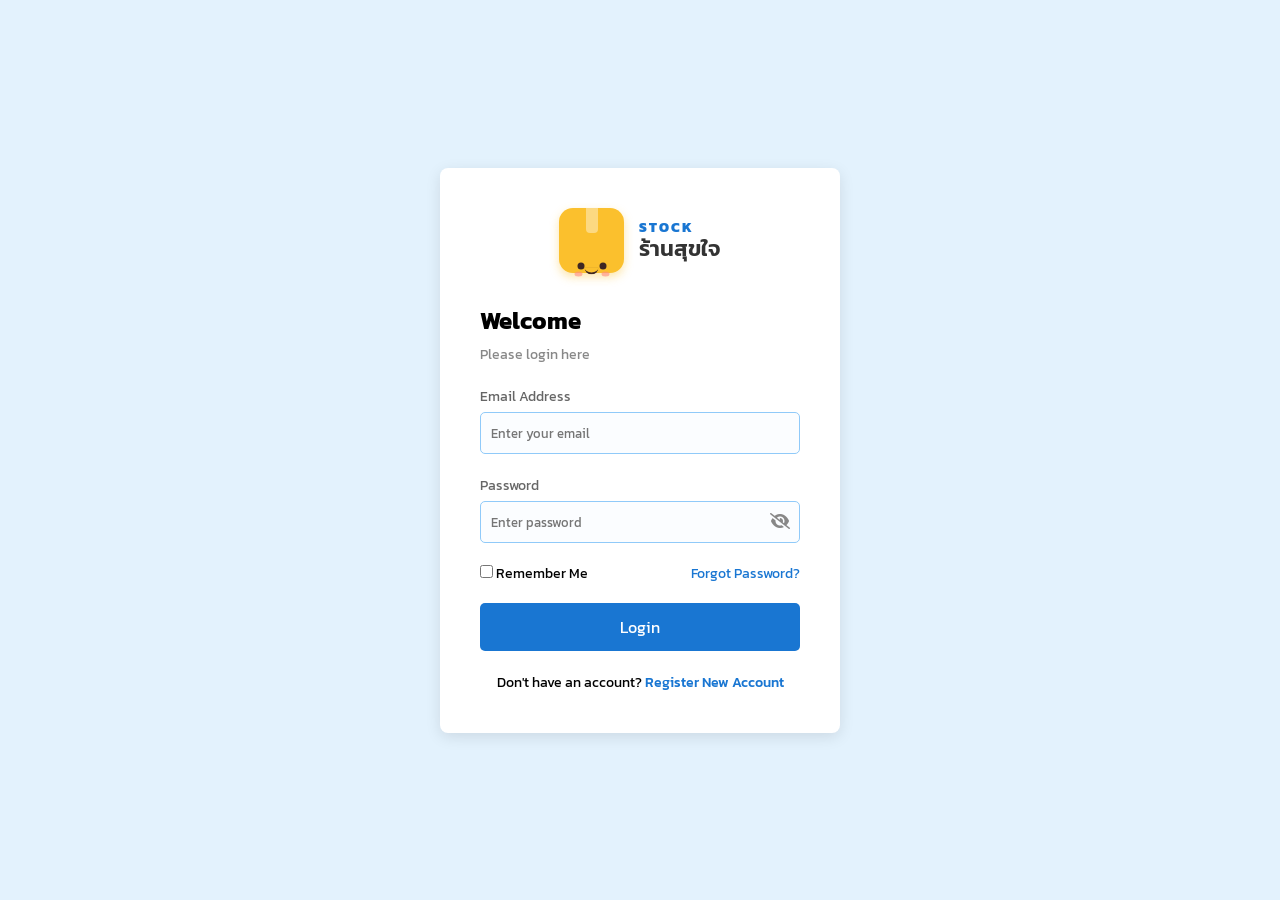
<file: src/main/resources/static/admin_users.html>
<!DOCTYPE html>
<html lang="th">
<head>
    <meta charset="UTF-8">
    <title>Admin - จัดการผู้ใช้</title>

    <link rel="stylesheet" href="style.css">
    <link rel="stylesheet"
          href="https://cdnjs.cloudflare.com/ajax/libs/font-awesome/6.0.0/css/all.min.css">

    <style>
        .sidebar-menu .logout-btn{
          width:100%;
          text-align:left;
          border:none;
          background:transparent;
          color:inherit;
          padding:10px 12px;
          cursor:pointer;
          display:flex;
          gap:10px;
          align-items:center;
          border-radius:8px;
        }
        .sidebar-menu .logout-btn:hover{
          background: rgba(255,255,255,0.5);
        }

        .table-wrap{
          background:#fff;
          border-radius:14px;
          padding:20px;
          box-shadow:0 2px 10px rgba(0,0,0,.08);
        }
        table{ width:100%; border-collapse:collapse; }
        th,td{
          padding:12px 10px;
          border-bottom:1px solid #eee;
          text-align:left;
          vertical-align: middle;
        }
        th{ background:#f7fbff; font-weight:700; }

        .role-select{
          padding:6px 10px;
          border-radius:8px;
        }

        .btn{
          padding:7px 12px;
          border:none;
          border-radius:10px;
          cursor:pointer;
          font-weight:700;
          display:inline-flex;
          align-items:center;
          gap:8px;
        }
        .btn:disabled{ opacity:.55; cursor:not-allowed; }

        .btn-disable{ background:#fdecea; color:#c62828; }
        .btn-enable{ background:#e8f5e9; color:#2e7d32; }
        .btn-edit{ background:#e3f2fd; color:#1565c0; }
        .btn-del{ background:#ffebee; color:#d32f2f; }

        .badge{
          padding:4px 10px;
          border-radius:999px;
          font-size:.8rem;
          font-weight:800;
          display:inline-block;
          border:1px solid #d0d7de;
          background:#fff;
        }
        .badge.active{ border-color:#c8e6c9; background:#e8f5e9; color:#2e7d32; }
        .badge.disabled{ border-color:#ffcdd2; background:#ffebee; color:#c62828; }

        /* ===== MODAL ===== */
        .modal{ display:none; position:fixed; z-index:999; left:0; top:0; width:100%; height:100%; overflow:auto;
          background:rgba(0,0,0,.35); }
        .modal-content{
          background:#fff;
          margin:7% auto;
          padding:18px;
          border-radius:14px;
          width:min(520px,92%);
          box-shadow:0 10px 30px rgba(0,0,0,.2);
          position:relative;
        }
        .close-modal{
          position:absolute; top:10px; right:12px;
          font-size:22px; cursor:pointer; color:#666;
        }
        .form-group{ margin:10px 0; }
        .form-group label{ display:block; font-weight:800; margin-bottom:6px; }
        .form-control{
          width:100%;
          padding:10px 12px;
          border:1px solid #d0d7de;
          border-radius:12px;
          outline:none;
        }
        .hint{ color:#666; font-size:.85rem; margin-top:6px; }
        .actions{ display:flex; gap:10px; justify-content:flex-end; margin-top:14px; flex-wrap:wrap; }
        .btn-primary{
          background:#1976d2; color:#fff; border:none;
          padding:10px 14px; border-radius:12px; font-weight:900; cursor:pointer;
        }
    </style>
</head>

<body>
<div class="dashboard-wrapper">

    <!-- ===== SIDEBAR ===== -->
    <div class="sidebar">
        <div class="logo-modern-wrapper">
            <div class="sukjai-icon">
                <div class="box-tape"></div>
                <div class="box-face">
                    <div class="eye left"></div>
                    <div class="eye right"></div>
                    <div class="cheeks left"></div>
                    <div class="cheeks right"></div>
                    <div class="mouth"></div>
                </div>
            </div>
            <div class="logo-text-wrapper">
                <span class="brand-stock">STOCK</span>
                <span class="brand-name">ร้านสุขใจ</span>
            </div>
        </div>

        <ul class="sidebar-menu" id="sidebarMenu">
            <!-- sidebar injected by JS -->
        </ul>
    </div>

    <!-- ===== MAIN ===== -->
    <div class="main-content">
        <div class="page-header-wrapper">
            <h1 class="page-title">จัดการผู้ใช้ (Admin)</h1>
        </div>

        <div class="table-wrap">
            <table>
                <thead>
                <tr>
                    <th>Username</th>
                    <th>Email</th>
                    <th>Role</th>
                    <th>สถานะ</th>
                    <th>จัดการ</th>
                </tr>
                </thead>
                <tbody id="userTable"></tbody>
            </table>
        </div>
    </div>
</div>

<!-- ===== EDIT MODAL ===== -->
<div id="editModal" class="modal">
    <div class="modal-content">
        <span class="close-modal" onclick="closeEditModal()">&times;</span>
        <h2 style="margin:0 0 10px 0;">แก้ไขผู้ใช้</h2>

        <div class="form-group">
            <label>Username</label>
            <input id="editUsername" class="form-control" autocomplete="off">
        </div>

        <div class="form-group">
            <label>Email</label>
            <input id="editEmail" class="form-control" autocomplete="off">
        </div>

        <div class="form-group">
            <label>ตั้งรหัสผ่านใหม่ (ไม่บังคับ)</label>
            <input id="editPassword" type="password" class="form-control" autocomplete="new-password">
            <div class="hint">ถ้าใส่ ระบบจะ revoke token เดิมทั้งหมด และให้ผู้ใช้ login ใหม่</div>
        </div>

        <div class="actions">
            <button class="btn" onclick="closeEditModal()">ยกเลิก</button>
            <button class="btn-primary" onclick="submitEdit()">บันทึก</button>
        </div>
    </div>
</div>

<script>
    function getAccessToken(){ return localStorage.getItem("accessToken")||""; }
    function getUser(){ return JSON.parse(localStorage.getItem("user")||"null"); }
    function logout(){ localStorage.clear(); location="login.html"; }

    async function authFetch(url,opt={}){
      const t=getAccessToken();
      if(!t) logout();
      const h=new Headers(opt.headers||{});
      h.set("Authorization","Bearer "+t);
      const r=await fetch(url,{...opt,headers:h});
      if(r.status===401) logout();
      return r;
    }

    const me=getUser();
    if(!me || me.role!=="ADMIN"){
      alert("หน้านี้สำหรับ ADMIN เท่านั้น");
      logout();
    }

    let usersCache = [];
    let editingUserId = null;

    async function loadUsers(){
      const r=await authFetch("/api/admin/users");
      const users=await r.json();
      usersCache = Array.isArray(users) ? users : [];

      const tb=document.getElementById("userTable");
      tb.innerHTML="";

      usersCache.forEach(u=>{
        const isMe = (Number(u.id) === Number(me.id));

        tb.innerHTML+=`
          <tr>
            <td>${escapeHtml(u.username)}</td>
            <td>${escapeHtml(u.email)}</td>
            <td>
              <select class="role-select" ${isMe ? "disabled" : ""} onchange="changeRole(${u.id},this.value)">
                <option ${u.role==="STAFF"?"selected":""}>STAFF</option>
                <option ${u.role==="OWNER"?"selected":""}>OWNER</option>
                <option ${u.role==="ADMIN"?"selected":""}>ADMIN</option>
              </select>
            </td>
            <td>
              <span class="badge ${u.enabled ? "active" : "disabled"}">
                ${u.enabled ? "ACTIVE" : "DISABLED"}
              </span>
            </td>
            <td style="display:flex; gap:8px; flex-wrap:wrap;">
              <button class="btn btn-edit" onclick="openEditModal(${u.id})">
                <i class="fas fa-pen"></i> แก้ไข
              </button>

              <button class="btn ${u.enabled?"btn-disable":"btn-enable"}" ${isMe ? "disabled" : ""} onclick="toggleUser(${u.id},${u.enabled})">
                ${u.enabled ? "ปิดบัญชี" : "เปิดบัญชี"}
              </button>

              <button class="btn btn-del" ${isMe ? "disabled" : ""} onclick="deleteUser(${u.id})">
                <i class="fas fa-trash"></i> ลบ
              </button>
            </td>
          </tr>
        `;
      });
    }

    async function changeRole(id,role){
      if(!confirm("เปลี่ยน role ผู้ใช้นี้?")) return;
      const r = await authFetch(`/api/admin/users/${id}/role`,{
        method:"PUT",
        headers:{ "Content-Type":"application/json" },
        body:JSON.stringify({ role })
      });
      const d = await r.json().catch(()=>null);
      if(!r.ok){ alert(d?.message || "เปลี่ยน role ไม่สำเร็จ"); return; }
      loadUsers();
    }

    async function toggleUser(id,enabled){
      if(!confirm(enabled?"ปิดการใช้งานผู้ใช้?":"เปิดการใช้งานผู้ใช้?")) return;
      const r = await authFetch(`/api/admin/users/${id}/enabled`,{ method:"PUT" });
      const d = await r.json().catch(()=>null);
      if(!r.ok){ alert(d?.message || "ทำรายการไม่สำเร็จ"); return; }
      loadUsers();
    }

    function openEditModal(id){
      const u = usersCache.find(x => Number(x.id) === Number(id));
      if(!u){ alert("ไม่พบผู้ใช้"); return; }

      editingUserId = id;
      editUsername.value = u.username || "";
      editEmail.value = u.email || "";
      editPassword.value = "";
      editModal.style.display = "block";
    }

    function closeEditModal(){
      editModal.style.display = "none";
      editingUserId = null;
    }

    async function submitEdit(){
      if(!editingUserId){ closeEditModal(); return; }

      const payload = {
        username: editUsername.value,
        email: editEmail.value,
        password: editPassword.value
      };

      const r = await authFetch(`/api/admin/users/${editingUserId}`,{
        method:"PUT",
        headers:{ "Content-Type":"application/json" },
        body: JSON.stringify(payload)
      });

      const d = await r.json().catch(()=>null);
      if(!r.ok){
        alert(d?.message || "บันทึกไม่สำเร็จ");
        return;
      }

      closeEditModal();
      loadUsers();
    }

    async function deleteUser(id){
      if(!confirm("ลบผู้ใช้นี้ถาวร?")) return;

      const r = await authFetch(`/api/admin/users/${id}`,{ method:"DELETE" });
      const d = await r.json().catch(()=>null);
      if(!r.ok){
        alert(d?.message || "ลบไม่สำเร็จ");
        return;
      }
      loadUsers();
    }

    function escapeHtml(s){
      return String(s ?? "")
        .replaceAll("&","&amp;")
        .replaceAll("<","&lt;")
        .replaceAll(">","&gt;")
        .replaceAll('"',"&quot;")
        .replaceAll("'","&#039;");
    }

    loadUsers();
</script>

<script src="components/sidebar.js"></script>
</body>
</html>
</file>
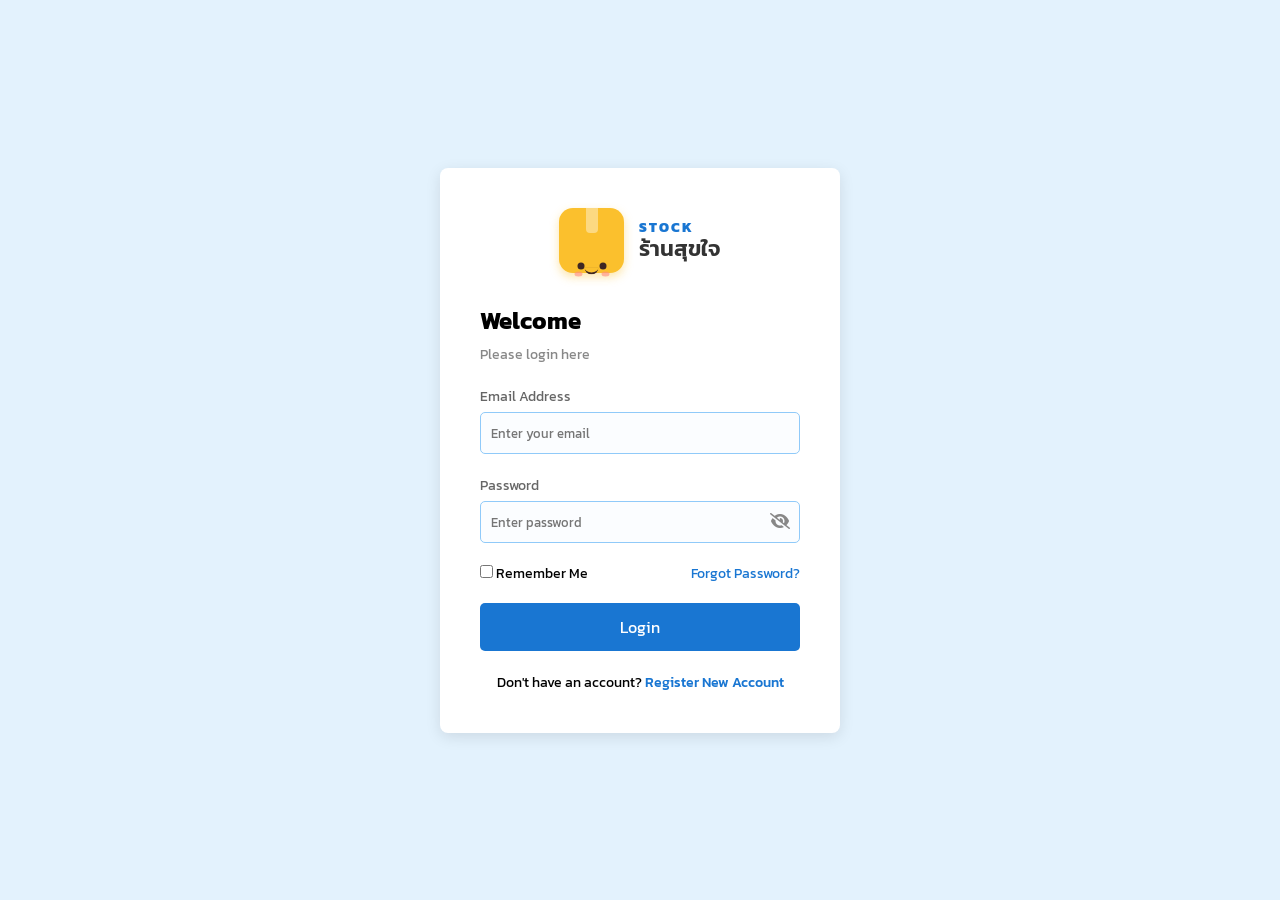
<file: src/main/resources/static/categories.html>
<!DOCTYPE html>
<html lang="th">
<head>
    <meta charset="UTF-8">
    <title>Categories - Stock ร้านสุขใจ</title>

    <link rel="stylesheet" href="style.css">
    <link rel="stylesheet"
          href="https://cdnjs.cloudflare.com/ajax/libs/font-awesome/6.0.0/css/all.min.css">

    <style>
        .sidebar-menu .logout-btn{
          width:100%;
          text-align:left;
          border:none;
          background:transparent;
          color:inherit;
          padding:10px 12px;
          cursor:pointer;
          display:flex;
          gap:10px;
          align-items:center;
          border-radius:8px;
        }
        .sidebar-menu .logout-btn:hover{
          background: rgba(255,255,255,0.5);
        }

        .card-item{ position:relative; cursor:pointer; }
        .card-actions{
          position:absolute; top:10px; right:10px;
          display:flex; gap:8px; z-index:2;
        }
        .icon-btn{
          width:36px;height:36px;
          border:none;border-radius:10px;
          background:#fff;
          box-shadow:0 2px 8px rgba(0,0,0,.1);
          cursor:pointer;
          display:flex;align-items:center;justify-content:center;
        }
        .icon-btn.edit i{ color:#1976d2; }
        .icon-btn.del i{ color:#d32f2f; }

        .search-row {
            display: flex;
            justify-content: flex-start;
            max-width: 810px;
            width: 100%;
            margin: 0 auto 20px auto;
        }

        .search-box {
            width: 320px;
            height: 45px;
            display: flex;
            align-items: center;
            gap: 10px;
            background: #fff;
            border: 1px solid #b3e5fc;
            border-radius: 50px;
            padding: 0 15px;
            box-shadow: 0 2px 6px rgba(25, 118, 210, 0.1);
            transition: all 0.3s ease;
            overflow: hidden;
        }

        .search-box i.fa-search {
            color: #1976d2;
            font-size: 1.1rem;
            min-width: 20px;
            text-align: center;
        }

        .search-box input {
            border: none !important;
            outline: none !important;
            background: transparent;
            width: 100%;
            height: 100%;
            font-size: 1rem;
            color: #444;
            padding: 0;
            margin: 0;
        }

        .search-clear {
            border: none !important;
            background: transparent;
            width: 30px;
            height: 30px;
            cursor: pointer;
            color: #bbb;
            display: flex;
            align-items: center;
            justify-content: center;
            transition: color 0.2s;
            font-size: 1rem;
            padding: 0;
        }

        .search-clear:hover {
            color: #ef5350;
        }

        .pagination{
          display:flex; justify-content:center; gap:8px;
          margin-top:20px; flex-wrap:wrap;
        }
        .page-btn{
          border:1px solid #d0d7de; background:#fff;
          padding:8px 12px; border-radius:10px;
          cursor:pointer; font-weight:600;
        }
        .page-btn.active{
          background:#1976d2; color:#fff; border-color:#1976d2;
        }
    </style>
</head>

<body>
<div class="dashboard-wrapper">

    <div class="sidebar">
        <div class="logo-modern-wrapper">
            <div class="sukjai-icon">
                <div class="box-tape"></div>
                <div class="box-face">
                    <div class="eye left"></div>
                    <div class="eye right"></div>
                    <div class="cheeks left"></div>
                    <div class="cheeks right"></div>
                    <div class="mouth"></div>
                </div>
            </div>
            <div class="logo-text-wrapper">
                <span class="brand-stock">STOCK</span>
                <span class="brand-name">ร้านสุขใจ</span>
            </div>
        </div>

        <ul class="sidebar-menu" id="sidebarMenu">
            <!-- sidebar injected by JS -->
        </ul>
    </div>

    <div class="main-content">
        <div class="page-header-wrapper">
            <h1 class="page-title">ประเภทสินค้า</h1>
            <button class="btn-add-category" onclick="openAddModal()">
                <i class="fas fa-plus"></i> เพิ่มประเภทสินค้า
            </button>
        </div>

        <div class="search-row">
            <div class="search-box">
                <i class="fas fa-search"></i>
                <input id="searchInput" placeholder="ค้นหาประเภทสินค้า...">
                <button class="search-clear" id="clearBtn">
                    <i class="fas fa-times"></i>
                </button>
            </div>
        </div>

        <div class="grid-container" id="categoryGrid"></div>
        <div class="pagination" id="pagination"></div>
    </div>
</div>

<div id="categoryModal" class="modal">
    <div class="modal-content">
        <span class="close-modal" onclick="closeModal()">&times;</span>
        <h2 id="modalTitle"></h2>

        <div class="form-group">
            <label>ชื่อประเภทสินค้า</label>
            <input id="catName" class="form-control">
        </div>

        <div class="form-group">
            <label>รูปภาพ</label>
            <input type="file" id="catImage" accept="image/*">
        </div>

        <button class="btn-primary" onclick="saveCategory()">บันทึก</button>
    </div>
</div>

<script>
    function logout(){
      localStorage.clear();
      location.href="login.html";
    }
    const me = JSON.parse(localStorage.getItem("user") || "null");
    if (!me) logout();


    const sidebar = document.getElementById("sidebarMenu");

    if (me.role === "OWNER") {
      sidebar.innerHTML += `
        <li>
          <a href="owner_dashboard.html" class="sidebar-link">
            <i class="fas fa-chart-line"></i> แดชบอร์ด
          </a>
        </li>
      `;
    }

    sidebar.innerHTML += `
      <li>
        <a href="categories.html" class="sidebar-link active">
          <i class="fas fa-box"></i> สินค้า
        </a>
      </li>
      <li>
        <a href="pos.html" class="sidebar-link">
          <i class="fas fa-cash-register"></i> ขายสินค้า
        </a>
      </li>
      <li>
        <button class="sidebar-link logout-btn" onclick="logout()">
          <i class="fas fa-right-from-bracket"></i> Logout
        </button>
      </li>
    `;

    async function authFetch(url,opt={}){
      const t = localStorage.getItem("accessToken");
      if(!t) logout();
      const h=new Headers(opt.headers||{});
      h.set("Authorization","Bearer "+t);
      return fetch(url,{...opt,headers:h});
    }

    const PAGE_SIZE = 6;
    let page = 0;
    let total = 1;
    let q = "";

    function clampPage(){
      const maxPage = Math.max(0, (Number(total) || 1) - 1);
      if(page > maxPage) page = maxPage;
      if(page < 0) page = 0;
    }

    async function loadCategories(p=0){
      page = p;
      const r = await authFetch(
        `/api/categories?page=${p}&size=${PAGE_SIZE}&q=${encodeURIComponent(q)}`
      );
      const d = await r.json();
      total = d.totalPages || 1;
      renderCategories(d.items || []);
      renderPagination();
    }

    function renderCategories(items){
      const g=document.getElementById("categoryGrid");
      g.innerHTML="";
      if(items.length===0){
        g.innerHTML="<p style='text-align:center;color:#777;'>ไม่พบข้อมูล</p>";
        return;
      }
      items.forEach(c=>{
        const d=document.createElement("div");
        d.className="card-item";
        d.onclick=()=>location.href=`product_list.html?categoryId=${c.id}`;
        d.innerHTML=`
          <div class="card-actions">
            <button class="icon-btn edit"
              onclick="event.stopPropagation();openEditModal(${c.id},'${c.name}')">
              <i class="fas fa-pen"></i>
            </button>
            <button class="icon-btn del"
              onclick="event.stopPropagation();deleteCategory(${c.id})">
              <i class="fas fa-trash"></i>
            </button>
          </div>
          <p><b>${c.name}</b></p>
          <img src="${c.imageUrl||'https://placehold.co/200'}">
        `;
        g.appendChild(d);
      });
    }

    function renderPagination(){
      const p=document.getElementById("pagination");
      p.innerHTML="";
      for(let i=0;i<total;i++){
        const b=document.createElement("button");
        b.className="page-btn"+(i===page?" active":"");
        b.textContent=i+1;
        b.onclick=()=>loadCategories(i);
        p.appendChild(b);
      }
    }

    searchInput.oninput=()=>{
      clearTimeout(window._t);
      window._t=setTimeout(()=>{
        q=searchInput.value;
        loadCategories(0);
      },300);
    };
    clearBtn.onclick=()=>{
      searchInput.value="";
      q="";
      loadCategories(0);
    };

    let editId=null;
    function openAddModal(){
      editId=null;
      modalTitle.textContent="เพิ่มประเภทสินค้า";
      catName.value="";
      catImage.value="";
      categoryModal.style.display="block";
    }
    function openEditModal(id,name){
      editId=id;
      modalTitle.textContent="แก้ไขประเภทสินค้า";
      catName.value=name;
      catImage.value="";
      categoryModal.style.display="block";
    }
    function closeModal(){ categoryModal.style.display="none"; }

    async function saveCategory(){
      const fd=new FormData();
      fd.append("name",catName.value);
      if(catImage.files[0]) fd.append("image",catImage.files[0]);

      const url=editId?`/api/categories/${editId}`:`/api/categories`;
      const method=editId?"PUT":"POST";

      const r = await authFetch(url,{method,body:fd});
      if(!r.ok){
        alert("บันทึกไม่สำเร็จ");
        return;
      }

      closeModal();
      // ✅ อยู่หน้าเดิม ไม่เด้งกลับหน้า 1
      await loadCategories(page);
      clampPage();
      await loadCategories(page);
    }

    async function deleteCategory(id){
      if(!confirm("ลบประเภทสินค้านี้?")) return;

      const r = await authFetch(`/api/categories/${id}`,{method:"DELETE"});
      if(!r.ok){
        alert("ลบไม่สำเร็จ");
        return;
      }

      // ✅ โหลดหน้าเดิม แล้วถ้าหน้าว่างให้ถอยหน้า
      await loadCategories(page);
      clampPage();
      await loadCategories(page);
    }

    loadCategories();
</script>
<script src="components/sidebar.js"></script>
</body>
</html>
</file>
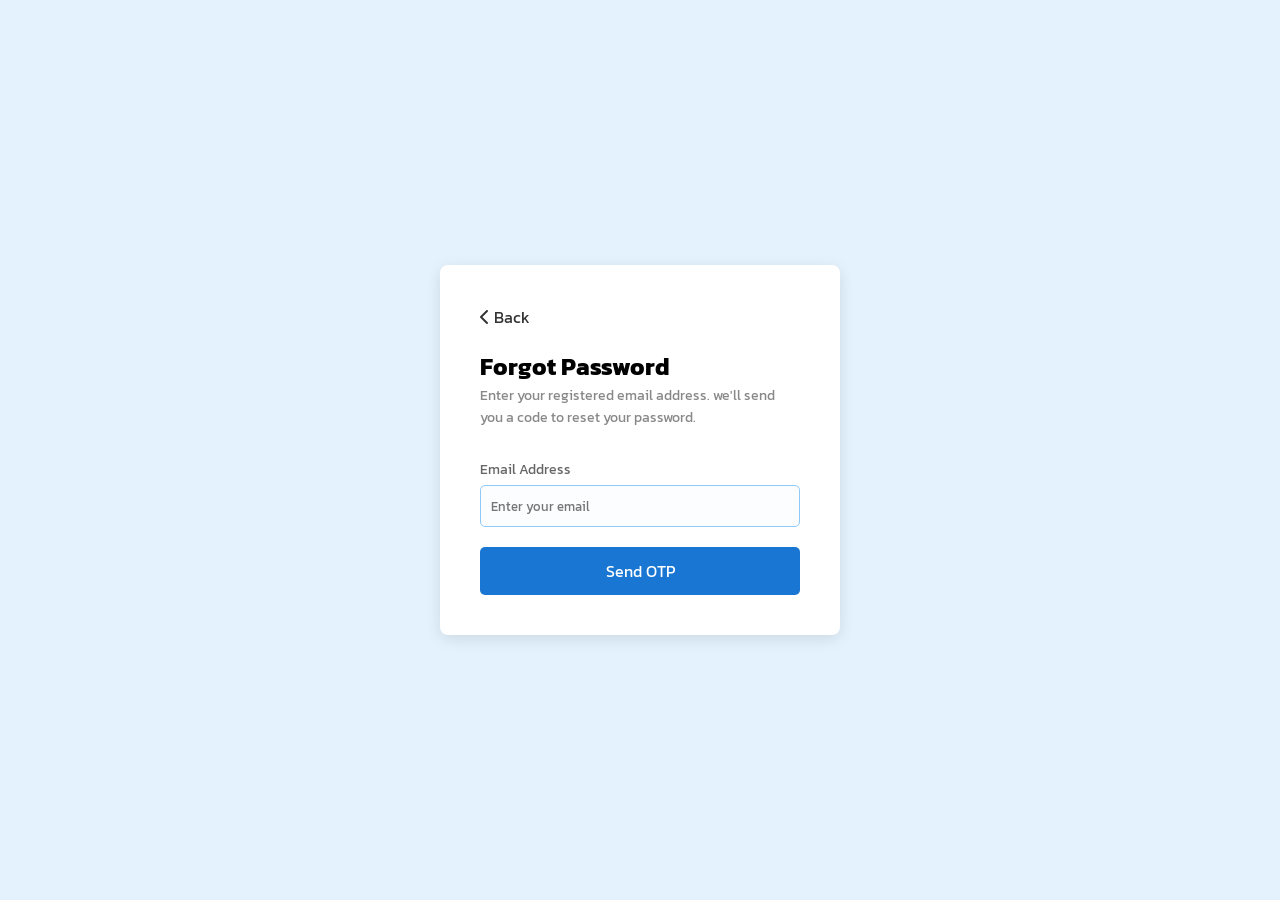
<file: src/main/resources/static/forgot_password.html>
<!DOCTYPE html>
<html lang="th">
<head>
    <meta charset="UTF-8">
    <title>Forgot Password</title>
    <link rel="stylesheet" href="style.css">
    <link rel="stylesheet" href="https://cdnjs.cloudflare.com/ajax/libs/font-awesome/6.0.0/css/all.min.css">
</head>
<body>
<div class="auth-container">
    <div class="auth-card" style="text-align: left;">
        <a href="login.html" style="text-decoration: none; color: #333; display: block; margin-bottom: 20px;">
            <i class="fas fa-chevron-left"></i> Back
        </a>

        <h2>Forgot Password</h2>
        <p style="color: #888; margin-bottom: 30px; font-size: 0.9rem;">
            Enter your registered email address. we'll send you a code to reset your password.
        </p>

        <!-- ✅ เปลี่ยนจาก action เป็น submit handler -->
        <form id="forgotForm">
            <div class="form-group">
                <label>Email Address</label>
                <input
                        type="email"
                        id="forgotEmail"
                        class="form-control"
                        placeholder="Enter your email"
                        required
                >
            </div>

            <button type="submit" class="btn-primary" id="sendOtpBtn">Send OTP</button>
        </form>
    </div>
</div>

<script>
    const form = document.getElementById("forgotForm");
    const emailInput = document.getElementById("forgotEmail");
    const btn = document.getElementById("sendOtpBtn");

    form.addEventListener("submit", async (e) => {
        e.preventDefault();

        const email = emailInput.value.trim().toLowerCase();
        if (!email) {
            alert("กรุณากรอกอีเมล");
            return;
        }

        btn.disabled = true;
        btn.textContent = "Sending...";

        try {
            const res = await fetch("/api/auth/forgot/request-otp", {
                method: "POST",
                headers: { "Content-Type": "application/json" },
                body: JSON.stringify({ email })
            });

            const data = await res.json().catch(() => null);

            if (!res.ok) {
                alert(data?.message || "ส่ง OTP ไม่สำเร็จ");
                return;
            }

            // ✅ เก็บ otpRefId + email ไว้ใช้ในหน้า otp.html
            if (data?.otpRefId) {
                localStorage.setItem("forgot_otpRefId", String(data.otpRefId));
            }
            localStorage.setItem("forgot_email", email);

            alert(data?.message || "ส่ง OTP แล้ว กรุณาตรวจสอบอีเมล");

            // ✅ ไปหน้ากรอก OTP
            window.location.href = "otp.html";

        } catch (err) {
            console.error(err);
            alert("เชื่อมต่อเซิร์ฟเวอร์ไม่ได้ (ตรวจว่า backend รันอยู่ไหม)");
        } finally {
            btn.disabled = false;
            btn.textContent = "Send OTP";
        }
    });
</script>
</body>
</html>
</file>
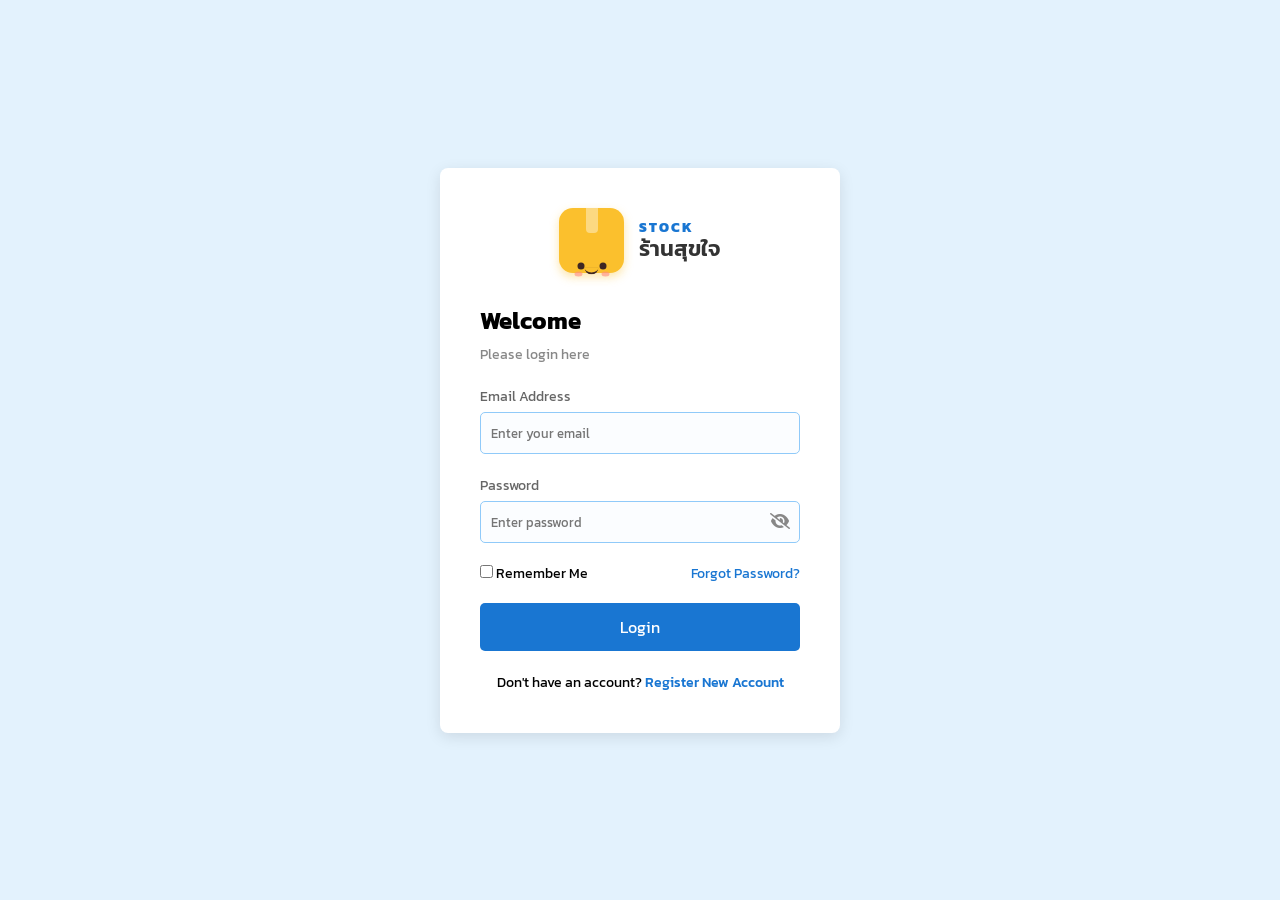
<file: src/main/resources/static/login.html>
<!DOCTYPE html>
<html lang="th">
<head>
    <meta charset="UTF-8">
    <meta name="viewport" content="width=device-width, initial-scale=1.0">
    <title>Login - Stock ร้านสุขใจ</title>
    
    <link rel="stylesheet" href="https://cdnjs.cloudflare.com/ajax/libs/font-awesome/6.0.0/css/all.min.css">

    <style>
        /* นำ CSS มาใส่ในนี้เพื่อให้แสดงผลได้ทันที */
        @import url('https://fonts.googleapis.com/css2?family=Kanit:wght@300;400;500;700&display=swap');

        :root {
            --bg-blue: #e3f2fd;
            --primary: #1976d2;
            --text-dark: #333;
            --card-bg: #fff;
            --sidebar-width: 250px;
            --btn-blue: #0288d1;
            --btn-yellow: #fbc02d;
            --btn-red: #d32f2f;
            --status-red: #e57373;
            --status-green: #a5d6a7;
        }

        * {
            box-sizing: border-box;
            margin: 0;
            padding: 0;
            font-family: 'Kanit', sans-serif;
        }

        body {
            background-color: var(--bg-blue);
            min-height: 100vh;
            display: flex;
        }

        /* --- Auth Pages --- */
        .auth-container {
            width: 100%;
            height: 100vh;
            display: flex;
            justify-content: center;
            align-items: center;
        }

        .auth-card {
            background: white;
            padding: 40px;
            border-radius: 8px;
            box-shadow: 0 4px 15px rgba(0,0,0,0.1);
            width: 400px;
            text-align: center;
        }

        .form-group {
            margin-bottom: 20px;
            text-align: left;
        }

        .form-group label {
            display: block;
            margin-bottom: 5px;
            font-size: 0.9rem;
            color: #666;
        }

        .form-control {
            width: 100%;
            padding: 10px;
            border: 1px solid #90caf9;
            background-color: #fbfdff;
            border-radius: 5px;
            outline: none;
            transition: all 0.3s;
        }

        .form-control:focus {
            border-color: #1976d2;
            background-color: #fff;
            box-shadow: 0 0 5px rgba(25, 118, 210, 0.3);
        }

        .fa-eye, .fa-eye-slash {
            cursor: pointer;
            transition: color 0.2s;
        }
        .fa-eye:hover, .fa-eye-slash:hover {
            color: var(--primary) !important;
        }

        .btn-primary {
            width: 100%;
            padding: 12px;
            background-color: var(--primary);
            color: white;
            border: none;
            border-radius: 5px;
            cursor: pointer;
            font-size: 1rem;
            transition: background-color 0.2s;
        }

        .btn-primary:hover {
            background-color: #1565c0;
        }

        .auth-options {
            display: flex;
            justify-content: space-between;
            font-size: 0.85rem;
            margin-bottom: 20px;
        }

        /* --- New Logo Styles (ส่วนที่เพิ่มใหม่) --- */
        .logo-modern-wrapper {
            display: flex;
            align-items: center;
            justify-content: center;
            gap: 15px;
            margin-bottom: 30px;
        }

        /* ตัวกล่องน้องสุขใจ */
        .sukjai-icon {
            width: 65px;
            height: 65px;
            background-color: var(--btn-yellow);
            border-radius: 14px;
            position: relative;
            box-shadow: 0 4px 10px rgba(251, 192, 45, 0.4);
            transition: transform 0.3s cubic-bezier(0.175, 0.885, 0.32, 1.275);
            cursor: pointer;
        }

        .sukjai-icon:hover {
            transform: scale(1.1) rotate(-5deg);
        }

        /* เทปปิดกล่อง */
        .box-tape {
            position: absolute;
            top: 0;
            left: 50%;
            transform: translateX(-50%);
            width: 12px;
            height: 25px;
            background-color: rgba(255, 255, 255, 0.4);
            border-bottom-left-radius: 4px;
            border-bottom-right-radius: 4px;
        }

        /* จัดตำแหน่งหน้าตา */
        .box-face {
            position: absolute;
            top: 50%;
            left: 50%;
            transform: translate(-50%, -10%);
            width: 100%;
            height: 100%;
        }

        /* ดวงตา */
        .eye {
            width: 7px;
            height: 7px;
            background-color: #3e2723;
            border-radius: 50%;
            position: absolute;
            top: 45%;
            animation: blink 4s infinite;
        }
        .eye.left { left: 18px; }
        .eye.right { right: 18px; }

        /* แก้ม */
        .cheeks {
            width: 8px;
            height: 5px;
            background-color: #ff8a80;
            border-radius: 50%;
            position: absolute;
            top: 58%;
            opacity: 0.6;
        }
        .cheeks.left { left: 15px; }
        .cheeks.right { right: 15px; }

        /* ปาก */
        .mouth {
            width: 14px;
            height: 7px;
            border-bottom: 2.5px solid #3e2723;
            border-radius: 0 0 10px 10px;
            position: absolute;
            top: 52%;
            left: 50%;
            transform: translateX(-50%);
        }

        /* ข้อความโลโก้ */
        .logo-text-wrapper {
            display: flex;
            flex-direction: column;
            align-items: flex-start;
            line-height: 1.1;
        }

        .brand-stock {
            font-size: 0.9rem;
            font-weight: 800;
            color: var(--primary);
            letter-spacing: 2px;
            text-transform: uppercase;
        }

        .brand-name {
            font-size: 1.4rem;
            font-weight: 600;
            color: #333;
        }

        @keyframes blink {
            0%, 96%, 100% { transform: scaleY(1); }
            98% { transform: scaleY(0.1); }
        }
    </style>
</head>
<body>

<div class="auth-container">
    <div class="auth-card">
        <div class="logo-modern-wrapper">
            <div class="sukjai-icon">
                <div class="box-tape"></div>
                <div class="box-face">
                    <div class="eye left"></div>
                    <div class="eye right"></div>
                    <div class="cheeks left"></div>
                    <div class="cheeks right"></div>
                    <div class="mouth"></div>
                </div>
            </div>
            <div class="logo-text-wrapper">
                <span class="brand-stock">STOCK</span>
                <span class="brand-name">ร้านสุขใจ</span>
            </div>
        </div>
        <h2 style="text-align:left; margin-bottom:5px;">Welcome</h2>
        <p style="text-align:left; color:#888; margin-bottom:20px; font-size:0.9rem;">
            Please login here
        </p>

        <form id="loginForm">

            <div class="form-group">
                <label>Email Address</label>
                <input type="email" id="emailInput" class="form-control"
                       placeholder="Enter your email" required>
            </div>

            <div class="form-group">
                <label>Password</label>
                <div style="position:relative;">
                    <input type="password" id="passwordInput"
                           class="form-control" placeholder="Enter password" required>
                    <i class="fas fa-eye-slash" id="togglePassword"
                       style="position:absolute; right:10px; top:12px; color:#888; cursor:pointer;"></i>
                </div>
            </div>

            <div class="auth-options">
                <label>
                    <input type="checkbox" id="rememberMe"> Remember Me
                </label>
                <a href="forgot_password.html"
                   style="color:#1976d2; text-decoration:none;">
                    Forgot Password?
                </a>
            </div>

            <button type="submit" class="btn-primary" id="loginBtn">Login</button>

            <div style="margin-top:20px; font-size:0.9rem;">
                Don't have an account?
                <a href="register.html"
                   style="color:#1976d2; text-decoration:none; font-weight:500;">
                    Register New Account
                </a>
            </div>

        </form>
    </div>
</div>

<script>
    const loginForm = document.getElementById('loginForm');
    const emailInput = document.getElementById('emailInput');
    const passwordInput = document.getElementById('passwordInput');
    const togglePassword = document.getElementById('togglePassword');
    const rememberMeCheckbox = document.getElementById('rememberMe');
    const loginBtn = document.getElementById('loginBtn');

    // Remember Me
    window.onload = function () {
        const savedEmail = localStorage.getItem('rememberedEmail');
        if (savedEmail) {
            emailInput.value = savedEmail;
            rememberMeCheckbox.checked = true;
        }
    };

    // Toggle password
    togglePassword.addEventListener('click', function () {
        const type =
            passwordInput.getAttribute('type') === 'password'
                ? 'text'
                : 'password';
        passwordInput.setAttribute('type', type);
        this.classList.toggle('fa-eye');
        this.classList.toggle('fa-eye-slash');
    });

    // Login
    loginForm.addEventListener('submit', async function (e) {
        e.preventDefault();

        const email = emailInput.value.trim().toLowerCase();
        const password = passwordInput.value;

        if (!email || !password) {
            alert("กรุณากรอกอีเมลและรหัสผ่าน");
            return;
        }

        loginBtn.disabled = true;
        loginBtn.textContent = "Logging in...";

        try {
            // จำลองการเชื่อมต่อ (หรือเปลี่ยน URL ให้ตรงกับ Backend ของคุณ)
            const res = await fetch("/api/auth/login", {
                method: "POST",
                headers: {"Content-Type": "application/json"},
                body: JSON.stringify({ email, password })
            });

            const data = await res.json();

            if (!res.ok || !data.success) {
                alert(data.message || "อีเมลหรือรหัสผ่านไม่ถูกต้อง");
                return;
            }

            // Remember Me
            if (rememberMeCheckbox.checked) {
                localStorage.setItem("rememberedEmail", email);
            } else {
                localStorage.removeItem("rememberedEmail");
            }

            // เก็บ user
            localStorage.setItem("user", JSON.stringify({
                id: data.id,
                username: data.username,
                email: data.email,
                role: data.role
            }));

            // เก็บ token
            localStorage.setItem("accessToken", data.accessToken);
            if (data.expiresAt) {
                localStorage.setItem("tokenExpiresAt", data.expiresAt);
            }

            // Redirect ตาม Role
            const role = (data.role || "").toUpperCase();

            if (role === "ADMIN") {
                window.location.href = "admin_users.html";
            } else if (role === "STAFF") {
                window.location.href = "categories.html";
            }
             else if (role === "OWNER") {
                window.location.href = "owner_dashboard.html";
            }
             else {
                alert("Role ไม่ถูกต้อง");
            }

        } catch (err) {
            console.error(err);
            // กรณีเทสแบบไม่มี Backend ให้ Comment บรรทัด alert ด้านล่างออกถ้าต้องการแค่ดู UI
            alert("เชื่อมต่อเซิร์ฟเวอร์ไม่ได้");
        } finally {
            loginBtn.disabled = false;
            loginBtn.textContent = "Login";
        }
    });
</script>

</body>
</html>
</file>
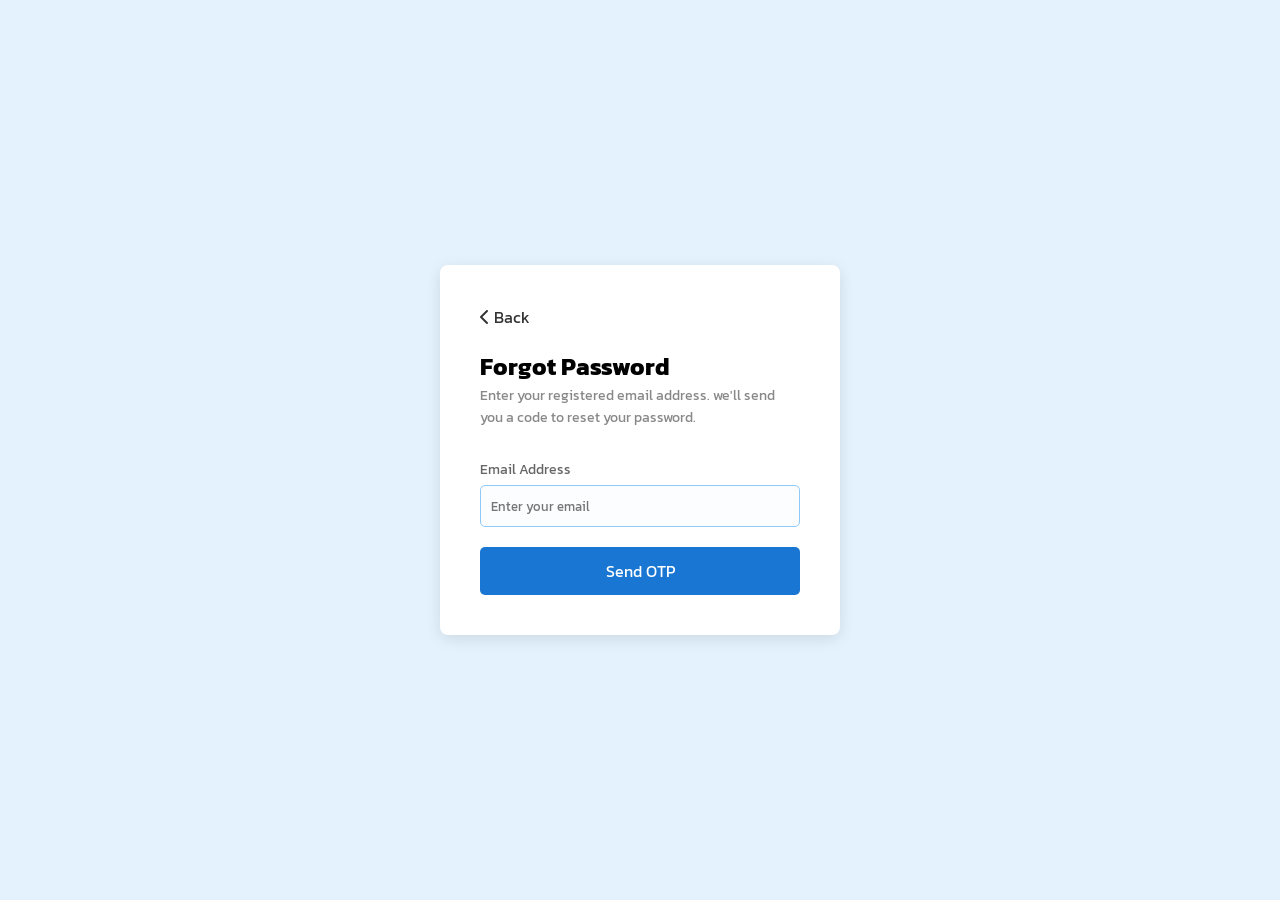
<file: src/main/resources/static/new_password.html>
<!DOCTYPE html>
<html lang="th">
<head>
    <meta charset="UTF-8">
    <meta name="viewport" content="width=device-width, initial-scale=1.0">
    <title>New Password - Stock ร้านสุขใจ</title>
    <link rel="stylesheet" href="style.css">
    <link rel="stylesheet" href="https://cdnjs.cloudflare.com/ajax/libs/font-awesome/6.0.0/css/all.min.css">
</head>
<body>
<div class="auth-container">
    <div class="auth-card">
        <h2 style="text-align: left; margin-bottom: 5px;">New Password</h2>
        <p style="text-align: left; color: #888; margin-bottom: 25px; font-size: 0.9rem;">
            Set your new password so you can login and access Stock ร้านสุขใจ.
        </p>

        <form id="newPassForm">
            <div class="form-group">
                <label>Enter New Password</label>
                <div style="position: relative;">
                    <input type="password" id="newPassword" class="form-control" placeholder="Enter new password" required>
                    <i class="fas fa-eye-slash toggle-pass" data-target="newPassword"
                       style="position: absolute; right: 10px; top: 12px; color: #888; cursor: pointer;"></i>
                </div>
            </div>

            <div class="form-group">
                <label>Confirm New Password</label>
                <div style="position: relative;">
                    <input type="password" id="confirmPassword" class="form-control" placeholder="Confirm your password" required>
                    <i class="fas fa-eye-slash toggle-pass" data-target="confirmPassword"
                       style="position: absolute; right: 10px; top: 12px; color: #888; cursor: pointer;"></i>
                </div>
            </div>

            <button type="submit" class="btn-primary" style="margin-top: 10px;" id="submitBtn">
                Update Password
            </button>
        </form>
    </div>
</div>

<script>
    // ======================
    // Toggle ดูรหัสผ่าน
    // ======================
    document.querySelectorAll('.toggle-pass').forEach(item => {
        item.addEventListener('click', function() {
            const targetId = this.getAttribute('data-target');
            const input = document.getElementById(targetId);
            const type = input.getAttribute('type') === 'password' ? 'text' : 'password';
            input.setAttribute('type', type);
            this.classList.toggle('fa-eye');
            this.classList.toggle('fa-eye-slash');
        });
    });

    // ======================
    // Reset Password
    // ======================
    const form = document.getElementById('newPassForm');
    const submitBtn = document.getElementById('submitBtn');

    // ดึง resetToken จากขั้น verify OTP
    const resetToken = localStorage.getItem("forgot_resetToken");
    if (!resetToken) {
        alert("ไม่พบข้อมูลสำหรับรีเซ็ตรหัสผ่าน กรุณาเริ่มใหม่อีกครั้ง");
        window.location.href = "forgot_password.html";
    }

    form.addEventListener('submit', async function(e) {
        e.preventDefault();

        const pass1 = document.getElementById('newPassword').value;
        const pass2 = document.getElementById('confirmPassword').value;

        if (pass1 !== pass2) {
            alert("รหัสผ่านไม่ตรงกัน กรุณากรอกใหม่อีกครั้ง");
            return;
        }

        if (pass1.length < 6) {
            alert("รหัสผ่านต้องมีความยาวอย่างน้อย 6 ตัวอักษร");
            return;
        }

        submitBtn.disabled = true;
        submitBtn.textContent = "Updating...";

        try {
            const res = await fetch("/api/auth/forgot/reset-password", {
                method: "POST",
                headers: { "Content-Type": "application/json" },
                body: JSON.stringify({
                    resetToken: resetToken,
                    newPassword: pass1
                })
            });

            const data = await res.json().catch(() => null);

            if (!res.ok) {
                alert(data?.message || "ไม่สามารถเปลี่ยนรหัสผ่านได้");
                return;
            }

            alert("เปลี่ยนรหัสผ่านสำเร็จ");

            // ล้าง token ที่ใช้แล้ว
            localStorage.removeItem("forgot_resetToken");
            localStorage.removeItem("forgot_otpRefId");
            localStorage.removeItem("forgot_email");

            // ไปหน้า success หรือ login
            window.location.href = "password_success.html";

        } catch (err) {
            console.error(err);
            alert("เชื่อมต่อเซิร์ฟเวอร์ไม่ได้ (ตรวจว่า backend รันอยู่ไหม)");
        } finally {
            submitBtn.disabled = false;
            submitBtn.textContent = "Update Password";
        }
    });
</script>
</body>
</html>
</file>
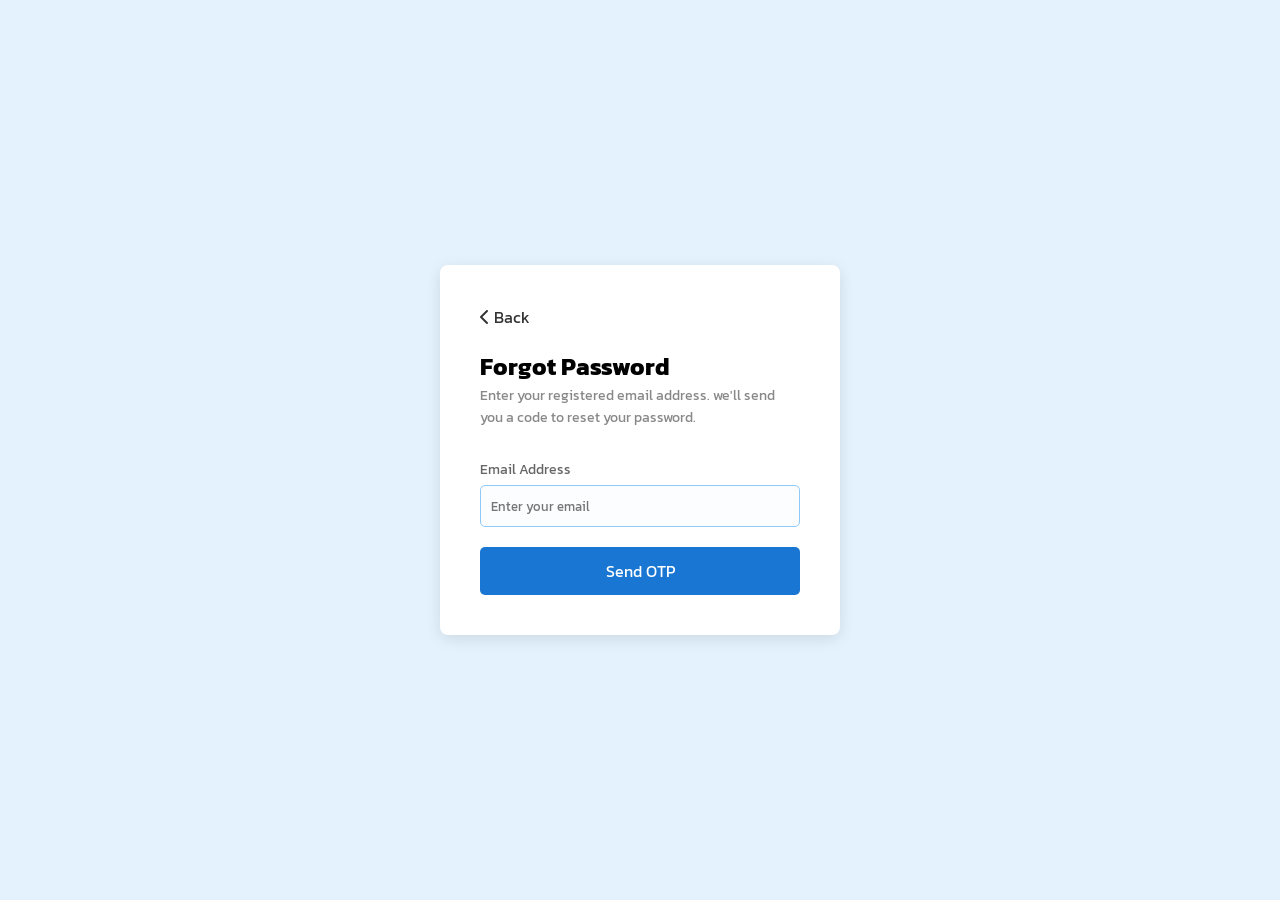
<file: src/main/resources/static/otp.html>
<!DOCTYPE html>
<html lang="th">
<head>
    <meta charset="UTF-8">
    <meta name="viewport" content="width=device-width, initial-scale=1.0">
    <title>Enter OTP - Stock ร้านสุขใจ</title>
    <link rel="stylesheet" href="style.css">
    <link rel="stylesheet" href="https://cdnjs.cloudflare.com/ajax/libs/font-awesome/6.0.0/css/all.min.css">
</head>
<body>
<div class="auth-container">
    <div class="auth-card" style="text-align: left;">
        <a href="forgot_password.html" style="text-decoration: none; color: #333; display: block; margin-bottom: 20px;">
            <i class="fas fa-chevron-left"></i> Back
        </a>

        <h2 style="margin-bottom: 10px;">Enter OTP</h2>
        <p style="color: #888; margin-bottom: 30px; font-size: 0.9rem;">
            We have shared a code to your registered email address<br>
            <strong id="emailPreview">-</strong>
        </p>

        <form id="otpForm">
            <div class="otp-container">
                <input type="text" class="otp-input" maxlength="1" inputmode="numeric" pattern="[0-9]*" oninput="moveToNext(this, 'otp2')" id="otp1">
                <input type="text" class="otp-input" maxlength="1" inputmode="numeric" pattern="[0-9]*" oninput="moveToNext(this, 'otp3')" id="otp2">
                <input type="text" class="otp-input" maxlength="1" inputmode="numeric" pattern="[0-9]*" oninput="moveToNext(this, 'otp4')" id="otp3">
                <input type="text" class="otp-input" maxlength="1" inputmode="numeric" pattern="[0-9]*" oninput="moveToNext(this, 'otp5')" id="otp4">
                <input type="text" class="otp-input" maxlength="1" inputmode="numeric" pattern="[0-9]*" oninput="moveToNext(this, '')" id="otp5">
            </div>

            <button type="submit" class="btn-primary" id="verifyBtn">Verify</button>
        </form>
    </div>
</div>

<script>
    // ฟังก์ชันให้เคอร์เซอร์ขยับไปช่องถัดไปอัตโนมัติ
    function moveToNext(current, nextFieldID) {
        // ให้ใส่ได้เฉพาะตัวเลข 1 ตัว
        current.value = current.value.replace(/[^0-9]/g, '').slice(0, 1);

        if (current.value.length >= 1 && nextFieldID) {
            document.getElementById(nextFieldID).focus();
        }
    }

    // ดึงข้อมูลจาก localStorage ที่หน้า forgot เก็บไว้
    const otpRefId = localStorage.getItem("forgot_otpRefId");
    const email = localStorage.getItem("forgot_email");
    const emailPreview = document.getElementById("emailPreview");
    emailPreview.textContent = email || "-";

    // ถ้าไม่มี otpRefId ให้กลับไปหน้า forgot
    if (!otpRefId) {
        alert("ไม่พบข้อมูลอ้างอิง OTP กรุณากดส่ง OTP ใหม่");
        window.location.href = "forgot_password.html";
    }

    const otpForm = document.getElementById('otpForm');
    const verifyBtn = document.getElementById('verifyBtn');

    otpForm.addEventListener('submit', async function(e) {
        e.preventDefault();

        const otp =
            (document.getElementById('otp1').value || '') +
            (document.getElementById('otp2').value || '') +
            (document.getElementById('otp3').value || '') +
            (document.getElementById('otp4').value || '') +
            (document.getElementById('otp5').value || '');

        if (otp.length !== 5) {
            alert("กรุณากรอก OTP ให้ครบ 5 หลัก");
            return;
        }

        verifyBtn.disabled = true;
        verifyBtn.textContent = "Verifying...";

        try {
            const res = await fetch("/api/auth/forgot/verify-otp", {
                method: "POST",
                headers: { "Content-Type": "application/json" },
                body: JSON.stringify({
                    otpRefId: Number(otpRefId),
                    otp: otp
                })
            });

            const data = await res.json().catch(() => null);

            if (!res.ok || !data?.success) {
                alert(data?.message || "OTP ไม่ถูกต้อง");
                return;
            }

            // ✅ เก็บ resetToken ไว้ใช้ในหน้า new_password.html
            localStorage.setItem("forgot_resetToken", data.resetToken);

            alert("ยืนยัน OTP สำเร็จ");
            window.location.href = "new_password.html";

        } catch (err) {
            console.error(err);
            alert("เชื่อมต่อเซิร์ฟเวอร์ไม่ได้ (ตรวจว่า backend รันอยู่ไหม)");
        } finally {
            verifyBtn.disabled = false;
            verifyBtn.textContent = "Verify";
        }
    });
</script>
</body>
</html>
</file>
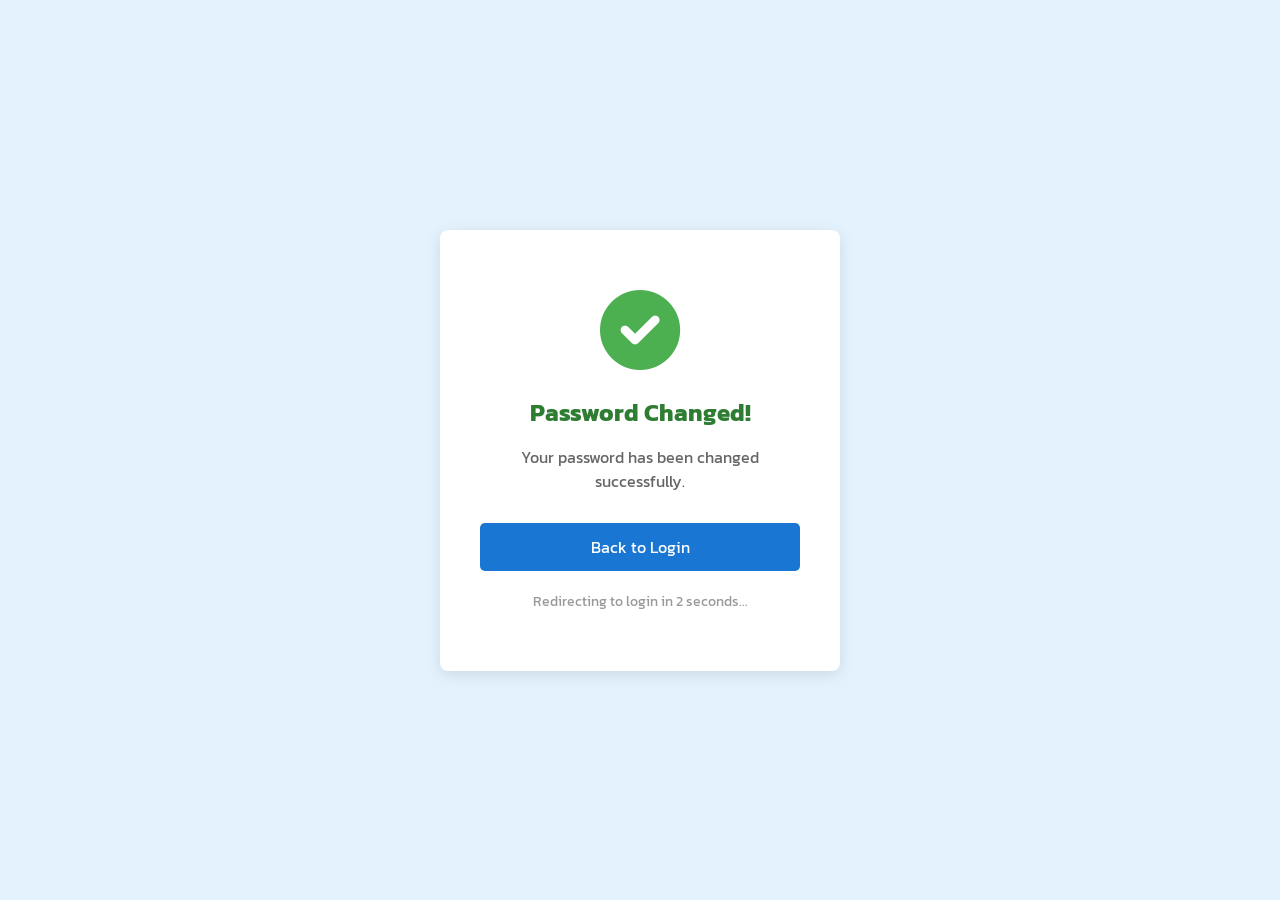
<file: src/main/resources/static/password_success.html>
<!DOCTYPE html>
<html lang="th">
<head>
    <meta charset="UTF-8">
    <meta name="viewport" content="width=device-width, initial-scale=1.0">
    <title>Success - Stock ร้านสุขใจ</title>
    <link rel="stylesheet" href="style.css">
    <link rel="stylesheet" href="https://cdnjs.cloudflare.com/ajax/libs/font-awesome/6.0.0/css/all.min.css">
</head>
<body>
    <div class="auth-container">
        <div class="auth-card" style="text-align: center; padding: 60px 40px;">
            
            <div class="success-icon-wrapper">
                <i class="fas fa-check-circle success-icon"></i>
            </div>

            <h2 style="margin-bottom: 15px; color: #2e7d32;">Password Changed!</h2>
            <p style="color: #666; margin-bottom: 30px;">
                Your password has been changed successfully.
            </p>

            <a href="login.html" class="btn-primary" style="display: block; text-decoration: none; line-height: 1.5;">
                Back to Login
            </a>

            <p style="margin-top: 20px; font-size: 0.85rem; color: #999;">
                Redirecting to login in <span id="countdown">3</span> seconds...
            </p>
        </div>
    </div>

    <script>
        // Script นับถอยหลังแล้วเด้งไปหน้า Login
        let seconds = 3;
        const countdownEl = document.getElementById('countdown');
        
        const timer = setInterval(function() {
            seconds--;
            countdownEl.textContent = seconds;
            if (seconds <= 0) {
                clearInterval(timer);
                window.location.href = "login.html";
            }
        }, 1000);
    </script>
</body>
</html>
</file>
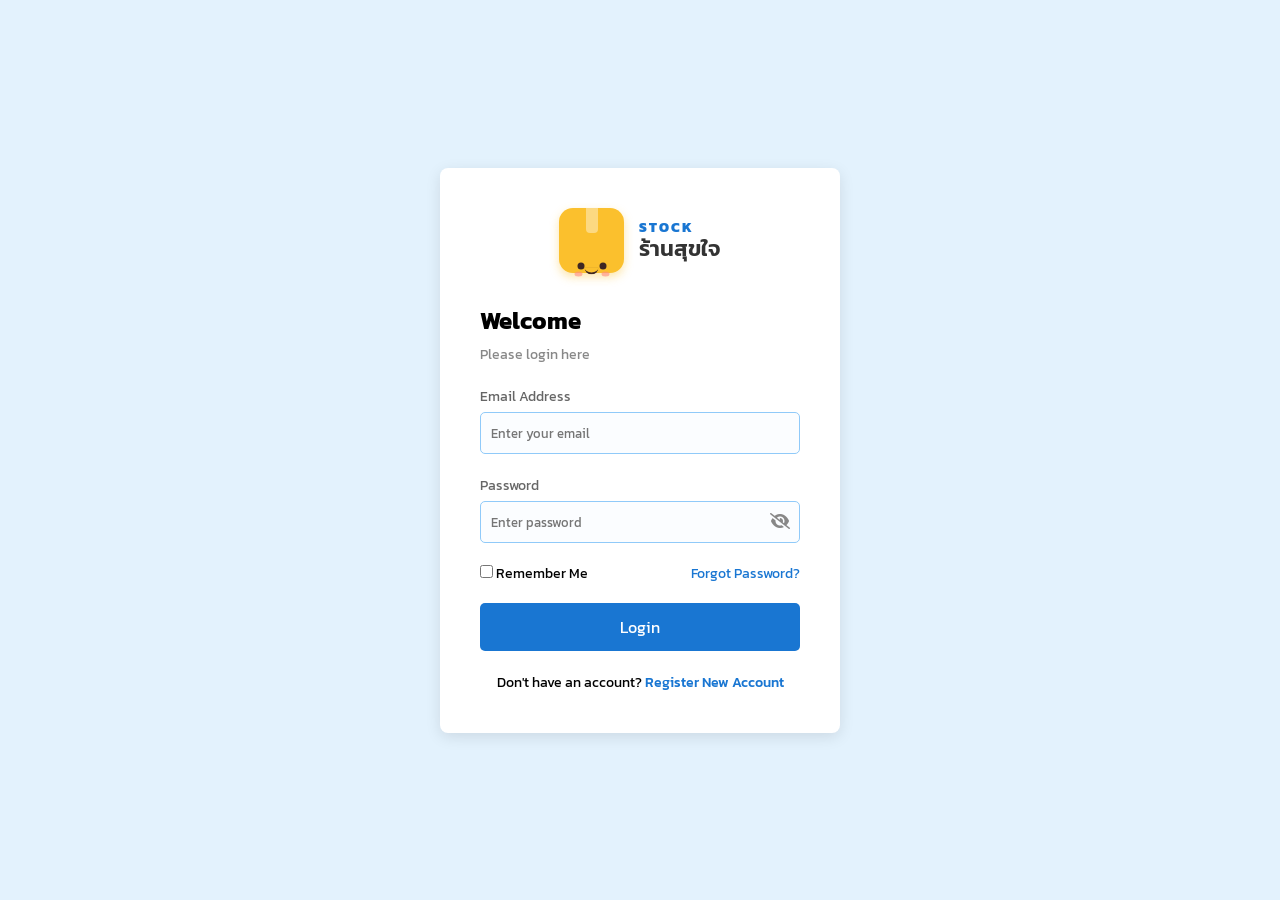
<file: src/main/resources/static/pos.html>
<!DOCTYPE html>
<html lang="th">
<head>
    <meta charset="UTF-8">
    <title>ขายสินค้า (POS) - Stock ร้านสุขใจ</title>
    <link rel="stylesheet" href="style.css">
    <link rel="stylesheet"
          href="https://cdnjs.cloudflare.com/ajax/libs/font-awesome/6.0.0/css/all.min.css">

    <style>
        /* ===== LAYOUT ===== */
        .pos-layout {
            display: grid;
            grid-template-columns: 2fr 1fr;
            gap: 20px;
        }

        /* ===== DROPDOWN ===== */
        #categorySelect {
            width: 320px;
            height: 45px;
            border-radius: 50px;
            border: 1px solid #b3e5fc;
            padding: 0 20px;
            box-shadow: 0 2px 6px rgba(25, 118, 210, 0.1);
            background-color: #fff;
            color: #444;
            font-family: 'Kanit', sans-serif;
            font-size: 1rem;
            cursor: pointer;
            outline: none;

            appearance: none;
            -webkit-appearance: none;
            -moz-appearance: none;
            background-image: url("data:image/svg+xml;charset=UTF-8,%3csvg xmlns='http://www.w3.org/2000/svg' viewBox='0 0 24 24' fill='none' stroke='%231976d2' stroke-width='2' stroke-linecap='round' stroke-linejoin='round'%3e%3cpolyline points='6 9 12 15 18 9'%3e%3c/polyline%3e%3c/svg%3e");
            background-repeat: no-repeat;
            background-position: right 15px center;
            background-size: 16px;

            transition: all 0.3s ease;
        }

        #categorySelect:focus {
            border-color: #1976d2;
            box-shadow: 0 4px 12px rgba(25, 118, 210, 0.2);
        }

        /* ===== PRODUCT CARD ===== */
        .product-card {
            border: 1px solid #eee;
            border-radius: 12px;
            padding: 12px;
            cursor: pointer;
            transition: .15s;
            background: #fff;
        }

        .product-card:hover {
            box-shadow: 0 4px 14px rgba(0, 0, 0, .1);
            transform: translateY(-2px);
        }

        .product-card img {
            width: 100%;
            height: 140px;
            object-fit: cover;
            border-radius: 10px;
            margin-bottom: 8px;
        }

        /* ===== CART ===== */
        .cart {
            border: 1px solid #ddd;
            border-radius: 12px;
            padding: 16px;
            background: #fff;
            position: sticky;
            top: 20px;
            height: fit-content;
        }

        .cart-item {
            display: flex;
            justify-content: space-between;
            align-items: center;
            gap: 10px;
            margin-bottom: 12px;
            padding-bottom: 12px;
            border-bottom: 1px solid #f0f0f0;
        }

        .cart-item:last-child {
            border-bottom: none;
        }

        .cart-left {
            display: flex;
            flex-direction: column;
            gap: 2px;
            min-width: 0;
            flex: 1;
        }

        .cart-left .name {
            font-weight: 600;
            white-space: nowrap;
            overflow: hidden;
            text-overflow: ellipsis;
            color: #333;
        }

        .cart-left .sub {
            font-size: .85rem;
            color: #666;
        }

        /* ===== QTY CONTROLS ===== */
        .qty-controls {
            display: flex;
            align-items: center;
            gap: 5px;
        }

        .qty-btn {
            border: none;
            width: 28px;
            height: 28px;
            border-radius: 50%;
            background: #1976d2;
            color: #fff;
            cursor: pointer;
            font-weight: 700;
            flex: 0 0 auto;
            display: flex;
            align-items: center;
            justify-content: center;
            transition: background 0.2s;
        }

        .qty-btn:hover { background: #1565c0; }
        .qty-btn.danger { background: #ef5350; }
        .qty-btn.danger:hover { background: #d32f2f; }

        .qty-input {
            width: 50px;
            height: 30px;
            border: 1px solid #d0d7de;
            border-radius: 8px;
            text-align: center;
            font-weight: 600;
            outline: none;
            font-size: 0.9rem;
        }

        .qty-input:focus {
            border-color: #1976d2;
            box-shadow: 0 0 0 3px rgba(25, 118, 210, .15);
        }

        .total-box {
            border-top: 2px dashed #eee;
            padding-top: 15px;
            margin-top: 10px;
            font-weight: bold;
            display: flex;
            justify-content: space-between;
            font-size: 1.1rem;
        }

        .total-box span:last-child {
            color: #1976d2;
        }

        /* ✅ ทำให้ปุ่ม Logout เหมือนหน้า categories (แก้ปุ่มใหญ่เกิน) */
        .sidebar-menu .logout-btn{
          width:100%;
          text-align:left;
          border:none;
          background:transparent;
          color:inherit;
          padding:10px 12px;
          cursor:pointer;
          display:flex;
          gap:10px;
          align-items:center;
          border-radius:8px;
        }
        .sidebar-menu .logout-btn:hover{
          background: rgba(255,255,255,0.5);
        }
    </style>
</head>

<body>
<div class="dashboard-wrapper">

    <div class="sidebar">
        <div class="logo-modern-wrapper">
            <div class="sukjai-icon">
                <div class="box-tape"></div>
                <div class="box-face">
                    <div class="eye left"></div>
                    <div class="eye right"></div>
                    <div class="cheeks left"></div>
                    <div class="cheeks right"></div>
                    <div class="mouth"></div>
                </div>
            </div>
            <div class="logo-text-wrapper">
                <span class="brand-stock">STOCK</span>
                <span class="brand-name">ร้านสุขใจ</span>
            </div>
        </div>

        <ul class="sidebar-menu" id="sidebarMenu">
            <!-- sidebar injected by components/sidebar.js -->
        </ul>
    </div>

    <div class="main-content">
        <h1 class="page-title">ขายสินค้า (POS)</h1>

        <div style="margin-bottom:20px;">
            <select id="categorySelect">
                <option value="">-- เลือกประเภทสินค้า --</option>
            </select>
        </div>

        <div class="pos-layout">
            <div>
                <h3 style="margin-bottom:15px; color:#444;">สินค้า</h3>
                <div class="grid-container" id="productGrid"></div>
            </div>

            <div class="cart">
                <h3 style="margin-bottom:15px; color:#444; border-bottom:1px solid #eee; padding-bottom:10px;">
                    <i class="fas fa-shopping-basket" style="color:#1976d2;"></i> ตะกร้า
                </h3>
                <div id="cartList"></div>

                <div class="total-box">
                    <span>รวมทั้งสิ้น</span>
                    <span><span id="totalPrice">0</span> บาท</span>
                </div>

                <button class="btn-primary"
                        style="width:100%; margin-top:15px; border-radius:50px; font-weight:bold; height:45px;"
                        onclick="checkout()">
                    <i class="fas fa-check-circle"></i> ยืนยันการขาย
                </button>
            </div>
        </div>
    </div>
</div>

<script>
    /* ================= AUTH ================= */
    function logout(){
        localStorage.clear();
        location.href = "login.html";
    }

    const me = JSON.parse(localStorage.getItem("user") || "null");
    if (!me) logout();

    function getAccessToken(){ return localStorage.getItem("accessToken") || ""; }
    async function authFetch(url, opt = {}){
        const token = getAccessToken();
        if(!token) logout();

        const h = new Headers(opt.headers || {});
        h.set("Authorization", "Bearer " + token);

        const r = await fetch(url, { ...opt, headers: h });
        if(r.status === 401) logout();
        return r;
    }

    /* ================= POS LOGIC ================= */
    let cart = [];

    async function loadCategories(){
        const res = await authFetch("/api/categories?page=0&size=100");
        const data = await res.json();
        const sel = document.getElementById("categorySelect");

        (data.items || []).forEach(c => {
            const op = document.createElement("option");
            op.value = c.id;
            op.textContent = c.name;
            sel.appendChild(op);
        });
    }

    async function loadProducts(categoryId){
        const res = await authFetch(`/api/categories/${categoryId}/products?page=0&size=100`);
        const data = await res.json();
        renderProducts(data.items || []);
    }

    function renderProducts(items){
        const grid = document.getElementById("productGrid");
        grid.innerHTML = "";

        if(items.length === 0){
            grid.innerHTML = "<p style='color:#777; grid-column:1/-1; text-align:center;'>- ไม่มีสินค้าในหมวดนี้ -</p>";
            return;
        }

        items.forEach(p => {
            const d = document.createElement("div");
            d.className = "product-card";
            d.innerHTML = `
                <img src="${p.imageUrl || 'https://placehold.co/200'}">
                <div style="font-weight:600; margin-bottom:4px;">${p.name}</div>
                <div style="color:#1976d2; font-weight:bold;">${p.sellPrice} บาท</div>
                <div style="font-size:0.85rem; color:${p.stockQty > 0 ? '#2e7d32' : '#d32f2f'}">
                    คงเหลือ ${p.stockQty}
                </div>
            `;
            d.onclick = () => addToCart(p);
            grid.appendChild(d);
        });
    }

    function addToCart(p){
        if(p.stockQty <= 0) {
            alert("สินค้าหมด!");
            return;
        }

        const f = cart.find(i => i.productId === p.id);
        if(f){
            if(f.qty < p.stockQty) {
                f.qty++;
            } else {
                alert("จำนวนเกินสต็อกที่มี");
                return;
            }
        }else{
            cart.push({
                productId: p.id,
                name: p.name,
                price: Number(p.sellPrice) || 0,
                qty: 1,
                stockQty: Number(p.stockQty) || 0
            });
        }
        renderCart();
    }

    function decreaseQty(id){
        const f = cart.find(i => i.productId === id);
        if(!f) return;

        if(f.qty > 1){
            f.qty--;
        }else{
            cart = cart.filter(i => i.productId !== id);
        }
        renderCart();
    }

    function increaseQty(id){
        const f = cart.find(i => i.productId === id);
        if(!f) return;

        if(f.qty < f.stockQty){
            f.qty++;
            renderCart();
        } else {
            alert("จำนวนเกินสต็อกที่มี");
        }
    }

    function setQty(id, rawValue){
        const f = cart.find(i => i.productId === id);
        if(!f) return;

        let n = Number(rawValue);
        if(!Number.isFinite(n) || n < 1) n = 1;

        if(n > f.stockQty) {
            n = f.stockQty;
            alert("ปรับจำนวนเท่ากับสต็อกที่มีสูงสุด (" + f.stockQty + ")");
        }

        n = Math.floor(n);
        f.qty = n;
        renderCart();
    }

    function renderCart(){
        const list = document.getElementById("cartList");
        list.innerHTML = "";
        let total = 0;

        if(cart.length === 0) {
            list.innerHTML = "<p style='text-align:center; color:#999; margin:20px 0;'>ยังไม่มีสินค้า</p>";
            document.getElementById("totalPrice").textContent = "0";
            return;
        }

        cart.forEach(i => {
            total += i.qty * i.price;

            list.innerHTML += `
                <div class="cart-item">
                    <div class="cart-left">
                        <div class="name">${i.name}</div>
                        <div class="sub">${i.price} บ. | เหลือ ${i.stockQty}</div>
                    </div>

                    <div class="qty-controls">
                        <button class="qty-btn danger" onclick="decreaseQty(${i.productId})">
                            <i class="fas fa-minus" style="font-size:0.7rem;"></i>
                        </button>

                        <input class="qty-input"
                               type="number"
                               inputmode="numeric"
                               value="${i.qty}"
                               onchange="setQty(${i.productId}, this.value)"
                        />

                        <button class="qty-btn" onclick="increaseQty(${i.productId})">
                            <i class="fas fa-plus" style="font-size:0.7rem;"></i>
                        </button>
                    </div>
                </div>
            `;
        });

        document.getElementById("totalPrice").textContent = total.toLocaleString();
    }

    async function checkout(){
        if(cart.length === 0){
            alert("ยังไม่มีสินค้าในตะกร้า");
            return;
        }

        if(!confirm("ยืนยันการขายยอดรวม " + document.getElementById("totalPrice").textContent + " บาท?")) return;

        const payload = {
            items: cart.map(i => ({
                productId: i.productId,
                qty: i.qty
            }))
        };

        const res = await authFetch("/api/sales",{
            method:"POST",
            headers:{ "Content-Type":"application/json" },
            body: JSON.stringify(payload)
        });

        if(!res.ok){
            const err = await res.json().catch(()=>({}));
            alert("ขายไม่สำเร็จ: " + (err.message || "Unknown error"));
            return;
        }

        alert("✅ บันทึกการขายเรียบร้อย!");

        const currentCat = document.getElementById("categorySelect").value;
        cart = [];
        renderCart();
        if(currentCat) loadProducts(currentCat);
    }

    document.getElementById("categorySelect").addEventListener("change", e => {
        if(e.target.value) loadProducts(e.target.value);
        else document.getElementById("productGrid").innerHTML = "";
    });

    loadCategories();
</script>

<script src="components/sidebar.js"></script>
</body>
</html>
</file>
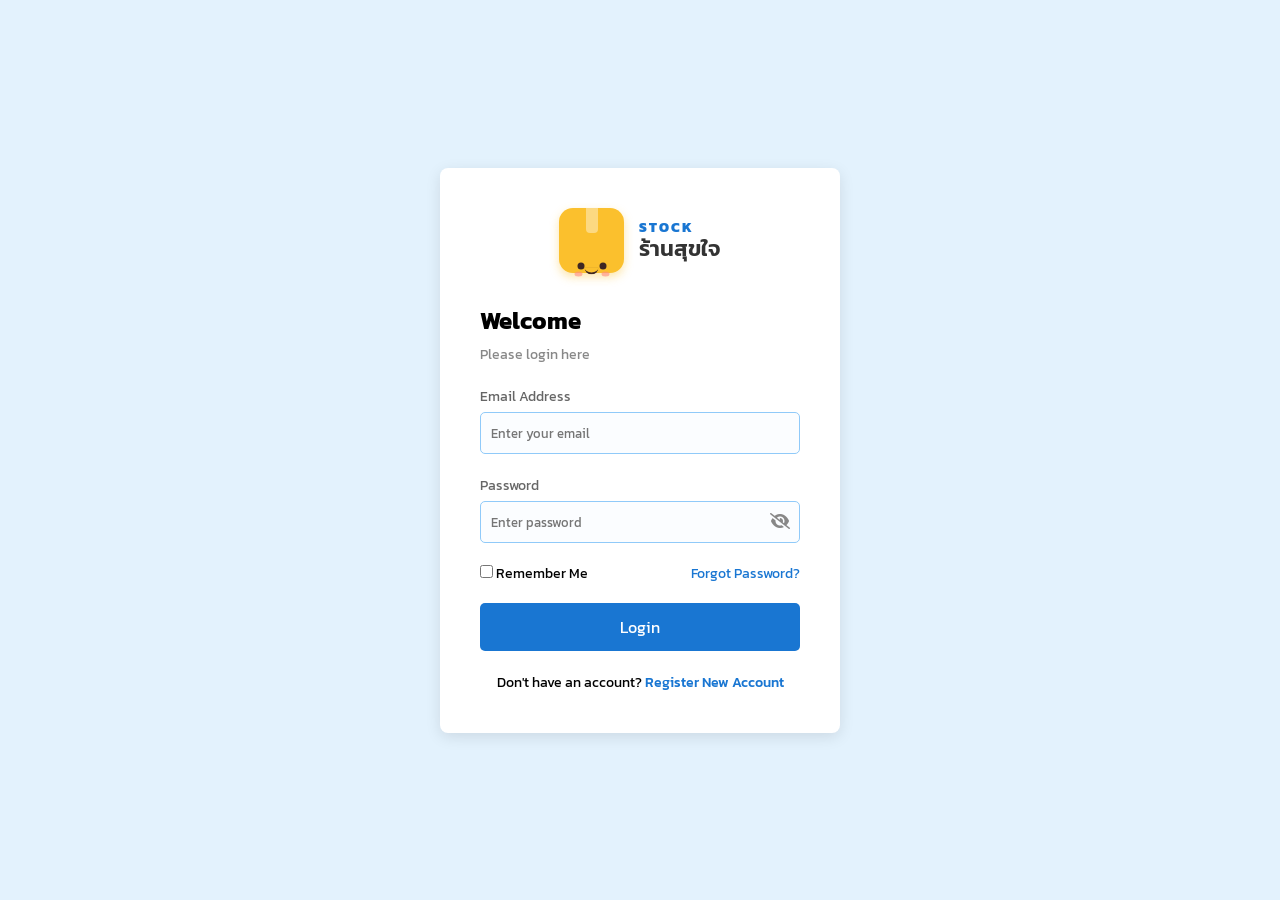
<file: src/main/resources/static/product_list.html>
<!DOCTYPE html>
<html lang="th">
<head>
    <meta charset="UTF-8">
    <title>Products - Stock ร้านสุขใจ</title>

    <link rel="stylesheet" href="style.css">
    <link rel="stylesheet"
          href="https://cdnjs.cloudflare.com/ajax/libs/font-awesome/6.0.0/css/all.min.css">

    <style>
        .card-actions{ position:absolute; top:10px; right:10px; display:flex; gap:8px; z-index:2; }
        .icon-btn{
          width:36px;height:36px;border:none;border-radius:10px;background:#fff;
          box-shadow:0 2px 8px rgba(0,0,0,.1);cursor:pointer;
          display:flex;align-items:center;justify-content:center;
        }
        .icon-btn.edit i{ color:#1976d2; }
        .icon-btn.del i{ color:#d32f2f; }
        .card-item{ position:relative; }

        .product-info{
          margin-top:12px;
          padding:12px;
          border-radius:10px;
          background:#f9fbff;
          border:1px solid #e3f2fd;
          display:grid;
          grid-template-columns:1fr 1fr;
          gap:8px 12px;
          font-size:.9rem;
        }
        .product-info .label{ color:#666; }
        .product-info .value{ text-align:right; font-weight:600; }
        .price{ color:#1976d2; }
        .stock-ok{ color:#2e7d32; }
        .stock-low{ color:#f57c00; }
        .stock-out{ color:#d32f2f; }

        .header-actions{ display:flex; gap:10px; justify-content:flex-end; flex-wrap:wrap; }
        .btn-low-stock{
          background:#fff3e0; color:#e65100; border:1px solid #ffcc80;
          padding:10px 18px; border-radius:25px; font-weight:600;
          cursor:pointer; display:flex; align-items:center; gap:8px;
        }
        .btn-low-stock.active{ background:#e65100; color:#fff; }

        /* ===== OWNER SELECT ===== */
        .owner-box{
          background:#f7fbff;
          border:1px solid #cfe8fc;
          border-radius:14px;
          padding:12px 16px;
          margin:12px 0 18px 0;
          display:none;
        }
        .owner-item{
          display:flex;
          align-items:center;
          gap:6px;
          font-size:.95rem;
        }

        .search-row { 
            display: flex; 
            justify-content: flex-start; /* เนื้อหาชิดซ้าย */
            
            /* กำหนดความกว้างแถวให้เท่ากับ Grid สินค้า (3 คอลัมน์) เพื่อให้ start ตรงกัน */
            max-width: 810px; 
            width: 100%; 
            
            /* จัดแถวนี้ให้อยู่กึ่งกลางหน้าจอ */
            margin: 0 auto 20px auto; 
        }

        .search-box {
            width: 320px; /* ความกว้างช่องค้นหา */
            height: 45px;
            display: flex; 
            align-items: center;
            gap: 10px; 
            background: #fff;
            border: 1px solid #b3e5fc;
            border-radius: 50px; /* ทรงแคปซูล */
            padding: 0 15px;
            box-shadow: 0 2px 6px rgba(25, 118, 210, 0.1);
            transition: all 0.3s ease;
            overflow: hidden;
        }

        .search-box:focus-within {
            border-color: #1976d2;
            box-shadow: 0 4px 12px rgba(25, 118, 210, 0.2);
        }

        .search-box i.fa-search {
            color: #1976d2;
            font-size: 1.1rem;
            min-width: 20px;
            text-align: center;
        }

        /* ลบขอบและพื้นหลังของ Input ให้เนียนตา */
        .search-box input {
            border: none !important;
            outline: none !important;
            background: transparent;
            width: 100%;
            height: 100%;
            font-size: 1rem;
            color: #444;
            padding: 0;
            margin: 0;
        }

        /* ปรับปุ่มกากบาทให้เข้าชุดกัน */
        .search-clear {
            border: none !important;
            background: transparent;
            width: 30px;
            height: 30px;
            cursor: pointer;
            color: #bbb;
            display: flex;
            align-items: center;
            justify-content: center;
            transition: color 0.2s;
            font-size: 1rem;
            padding: 0;
        }
        
        .search-clear:hover {
            color: #ef5350;
        }

        .pagination{ display:flex; justify-content:center; gap:8px; margin-top:20px; flex-wrap:wrap; }
        .page-btn{
          border:1px solid #d0d7de; background:#fff; padding:8px 12px;
          border-radius:10px; cursor:pointer; font-weight:600;
        }
        .page-btn.active{ background:#1976d2; color:#fff; border-color:#1976d2; }

        .sidebar-menu .logout-btn{
          width:100%; text-align:left; border:none; background:transparent;
          padding:10px 12px; cursor:pointer; display:flex; gap:10px;
          align-items:center; border-radius:10px;
        }
        .sidebar-menu .logout-btn:hover{ background:rgba(25,118,210,.08); }

        .status-text{
          text-align:center; color:#e65100; font-weight:600; margin-bottom:10px;
        }

        .hint-readonly{
          text-align:center;
          font-size:.85rem;
          color:#666;
          margin-top:8px;
        }
    </style>
</head>

<body>
<div class="dashboard-wrapper">

    <div class="sidebar">
        <div class="logo-modern-wrapper">
            <div class="sukjai-icon">
                <div class="box-tape"></div>
                <div class="box-face">
                    <div class="eye left"></div>
                    <div class="eye right"></div>
                    <div class="cheeks left"></div>
                    <div class="cheeks right"></div>
                    <div class="mouth"></div>
                </div>
            </div>
            <div class="logo-text-wrapper">
                <span class="brand-stock">STOCK</span>
                <span class="brand-name">ร้านสุขใจ</span>
            </div>
        </div>

        <ul class="sidebar-menu" id="sidebarMenu">
            <!-- sidebar injected by JS -->
        </ul>
    </div>


    <div class="main-content">
        <div class="page-header-wrapper">
            <h1 class="page-title">สินค้าในหมวด</h1>

            <div class="header-actions">
                <button class="btn-low-stock" id="lowStockBtn" onclick="toggleLowStock()">
                    <i class="fas fa-triangle-exclamation"></i> สินค้าใกล้หมด
                </button>
                <button class="btn-low-stock" onclick="toggleOwnerBox()">
                    <i class="fas fa-users"></i> เลือกเจ้าของ
                </button>
                <button class="btn-low-stock" onclick="sendLowStockEmail()">
                    <i class="fas fa-envelope"></i> ส่งเมลให้เจ้าของ
                </button>
                <button class="btn-add-category" onclick="openCreateModal()">
                    <i class="fas fa-plus"></i> เพิ่มสินค้า
                </button>
            </div>
        </div>

        <!-- OWNER SELECT -->
        <div id="ownerBox" class="owner-box">
            <div style="font-weight:600;margin-bottom:8px;">
                เลือกเจ้าของร้าน (เลือกได้หลายคน)
            </div>
            <div id="ownerList" style="display:flex;flex-wrap:wrap;gap:14px;"></div>
        </div>

        <div id="statusText" class="status-text" style="display:none;">
            แสดงเฉพาะสินค้าใกล้หมด (คงเหลือ ≤ 5)
        </div>

        <div class="search-row">
            <div class="search-box">
                <i class="fas fa-search"></i>
                <input id="searchInput" placeholder="ค้นหาสินค้า...">
                <button class="search-clear" id="clearBtn">
                    <i class="fas fa-times"></i>
                </button>
            </div>
        </div>

        <div class="grid-container" id="productGrid"></div>
        <div class="pagination" id="pagination"></div>
    </div>
</div>

<!-- ===== MODAL ===== -->
<div id="productModal" class="modal">
    <div class="modal-content">
        <span class="close-modal" onclick="closeModal()">&times;</span>
        <h2 id="modalTitle"></h2>

        <div class="form-group"><label>ชื่อสินค้า</label><input id="pName" class="form-control"></div>
        <div class="form-group"><label>ราคาซื้อ</label><input id="pBuy" type="number" class="form-control"></div>
        <div class="form-group"><label>ราคาขาย</label><input id="pSell" type="number" class="form-control"></div>
        <div class="form-group"><label>คงเหลือ</label><input id="pStock" type="number" class="form-control"></div>
        <div class="form-group"><label>รูปสินค้า</label><input id="pImage" type="file"></div>

        <div class="hint-readonly">
            *ยอดขายเดือนนี้จะคำนวณจากการขายจริงในหน้า POS อัตโนมัติ
        </div>

        <button class="btn-primary" onclick="submitProduct()">บันทึก</button>
    </div>
</div>

<script>
    /* ===== ROLE GUARD ===== */
    function logout(){ localStorage.clear(); location="login.html"; }

    const me = JSON.parse(localStorage.getItem("user") || "null");
    if (!me) logout();



    // OWNER ❌ ไม่ส่งเมล ไม่เลือกเจ้าของ
    if (String(me.role || "").toUpperCase() === "OWNER") {
      document.querySelectorAll(".btn-low-stock").forEach(btn=>{
        if (btn.innerText.includes("ส่งเมล")) btn.style.display = "none";
        if (btn.innerText.includes("เลือกเจ้าของ")) btn.style.display = "none";
      });

      const box = document.getElementById("ownerBox");
      if (box) box.style.display = "none";

      window.toggleOwnerBox = function(){};
    }

    /* ===== AUTH ===== */
    function getAccessToken(){ return localStorage.getItem("accessToken")||""; }
    async function authFetch(url,opt={}){
      const t=getAccessToken(); if(!t) logout();
      const h=new Headers(opt.headers||{}); h.set("Authorization","Bearer "+t);
      const r=await fetch(url,{...opt,headers:h}); if(r.status===401) logout();
      return r;
    }

    /* ===== OWNER ===== */
    let ownersLoaded=false;
    function toggleOwnerBox(){
      const box=document.getElementById("ownerBox");
      box.style.display = box.style.display==="none" ? "block" : "none";
      if(!ownersLoaded) loadOwners();
    }
    async function loadOwners(){
      ownersLoaded=true;
      const r=await authFetch("/api/users/owners");
      const owners=await r.json();
      const list=document.getElementById("ownerList");
      list.innerHTML="";
      owners.forEach(o=>{
        list.innerHTML+=`
          <label class="owner-item">
            <input type="checkbox" value="${o.id}">
            ${o.username} (${o.email})
          </label>
        `;
      });
    }

    /* ===== STATE ===== */
    const PAGE_SIZE=6;
    const LOW_STOCK_LIMIT=5;

    let categoryId=new URL(location.href).searchParams.get("categoryId");
    let page=0,total=1,q="";
    let editId=null;
    let showLowStockOnly=false;

    /* ===== LOAD ===== */
    async function loadProducts(p=0){
      page=p;
      const r=await authFetch(
        `/api/categories/${categoryId}/products?page=${p}&size=${PAGE_SIZE}&q=${encodeURIComponent(q)}`
      );
      const d=await r.json();

      let items=d.items||[];
      total=d.totalPages||1;

      if(showLowStockOnly){
        items=items.filter(i=>Number(i.stockQty)<=LOW_STOCK_LIMIT);
      }

      render(items);
      renderPagination();
    }

    /* ===== RENDER ===== */
    function render(items){
      const grid=document.getElementById("productGrid");
      grid.innerHTML="";
      if(items.length===0){
        grid.innerHTML="<p style='text-align:center;color:#777;'>ไม่พบสินค้า</p>";
        return;
      }

      items.forEach(p=>{
        const stockClass =
          p.stockQty<=0 ? "stock-out" :
          p.stockQty<=5 ? "stock-low" : "stock-ok";

        const monthly = (p.monthlySales ?? 0); // ต้องมาจาก backend คำนวณให้

        const card=document.createElement("div");
        card.className="card-item";

        card.innerHTML=`
          <div class="card-actions">
            <button class="icon-btn edit"><i class="fas fa-pen"></i></button>
            <button class="icon-btn del"><i class="fas fa-trash"></i></button>
          </div>

          <p style="text-align:left;font-weight:bold">${p.name}</p>
          <img src="${p.imageUrl||'https://placehold.co/200'}">

          <div class="product-info">
            <div class="label">ราคาซื้อ</div><div class="value">${p.buyPrice}</div>
            <div class="label">ราคาขาย</div><div class="value price">${p.sellPrice}</div>
            <div class="label">คงเหลือ</div><div class="value ${stockClass}">${p.stockQty}</div>
            <div class="label">ยอดขายเดือนนี้</div><div class="value">${monthly}</div>
          </div>
        `;

        card.querySelector(".edit").onclick=()=>openEditModal(p);
        card.querySelector(".del").onclick=()=>deleteProduct(p.id);

        grid.appendChild(card);
      });
    }

    /* ===== PAGINATION ===== */
    function renderPagination(){
      const p=document.getElementById("pagination");
      p.innerHTML="";
      for(let i=0;i<total;i++){
        const b=document.createElement("button");
        b.className="page-btn"+(i===page?" active":"");
        b.textContent=i+1;
        b.onclick=()=>loadProducts(i);
        p.appendChild(b);
      }
    }

    /* ===== SEARCH ===== */
    searchInput.oninput=()=>{
      clearTimeout(window._t);
      window._t=setTimeout(()=>{ q=searchInput.value; loadProducts(0); },300);
    };
    clearBtn.onclick=()=>{ searchInput.value=""; q=""; loadProducts(0); };

    /* ===== LOW STOCK ===== */
    function toggleLowStock(){
      showLowStockOnly=!showLowStockOnly;
      lowStockBtn.classList.toggle("active",showLowStockOnly);
      statusText.style.display=showLowStockOnly?"block":"none";
      loadProducts(0);
    }

    /* ===== MODAL ===== */
    function openCreateModal(){
      editId=null;
      modalTitle.textContent="เพิ่มสินค้า";
      pName.value=pBuy.value=pSell.value=pStock.value="";
      pImage.value="";
      productModal.style.display="block";
    }
    function openEditModal(p){
      editId=p.id;
      modalTitle.textContent="แก้ไขสินค้า";
      pName.value=p.name;
      pBuy.value=p.buyPrice;
      pSell.value=p.sellPrice;
      pStock.value=p.stockQty;
      pImage.value="";
      productModal.style.display="block";
    }
    function closeModal(){ productModal.style.display="none"; }

    /* ===== SAVE / DELETE ===== */
    async function submitProduct(){
      const fd=new FormData();
      fd.append("name",pName.value);
      fd.append("buyPrice",pBuy.value);
      fd.append("sellPrice",pSell.value);
      fd.append("stockQty",pStock.value);
      if(pImage.files[0]) fd.append("image",pImage.files[0]);

      const isEdit = !!editId; // ✅ จำว่าเป็น edit หรือ create
      const url=isEdit
        ? `/api/products/${editId}`
        : `/api/categories/${categoryId}/products`;
      const method=isEdit?"PUT":"POST";

      const r=await authFetch(url,{method,body:fd});
      if(!r.ok){
        const e=await r.json().catch(()=>null);
        alert(e?.message || "บันทึกไม่สำเร็จ");
        return;
      }

      closeModal();

      // ✅ แก้ปัญหา: บันทึกแล้วเด้งกลับหน้าแรก
      // - ถ้าแก้ไข: อยู่หน้าเดิม
      // - ถ้าเพิ่มใหม่: กลับหน้าแรก
      if(isEdit){
        loadProducts(page);
      }else{
        loadProducts(0);
      }
    }

    async function sendLowStockEmail(){
      const ids=[...document.querySelectorAll("#ownerList input:checked")]
        .map(i=>Number(i.value));
      if(ids.length===0){ alert("กรุณาเลือกเจ้าของอย่างน้อย 1 คน"); return; }

      const r=await authFetch("/api/notifications/low-stock-email",{
        method:"POST",
        headers:{ "Content-Type":"application/json" },
        body:JSON.stringify({ ownerIds: ids })
      });
      const d=await r.json().catch(()=>null);
      if(!r.ok){ alert(d?.message || "ส่งเมลไม่สำเร็จ"); return; }
      alert("ส่งอีเมลเรียบร้อย");
    }

    async function deleteProduct(id){
      if(!confirm("ลบสินค้านี้?")) return;
      const r=await authFetch(`/api/products/${id}`,{method:"DELETE"});
      if(!r.ok){ alert("ลบไม่สำเร็จ"); return; }

      // ✅ ลบแล้วให้อยู่หน้าเดิม (ไม่เด้งกลับหน้าแรก)
      loadProducts(page);
    }

    /* ===== INIT ===== */
    if(categoryId) loadProducts();
</script>

<script src="components/sidebar.js"></script>
</body>
</html>
</file>
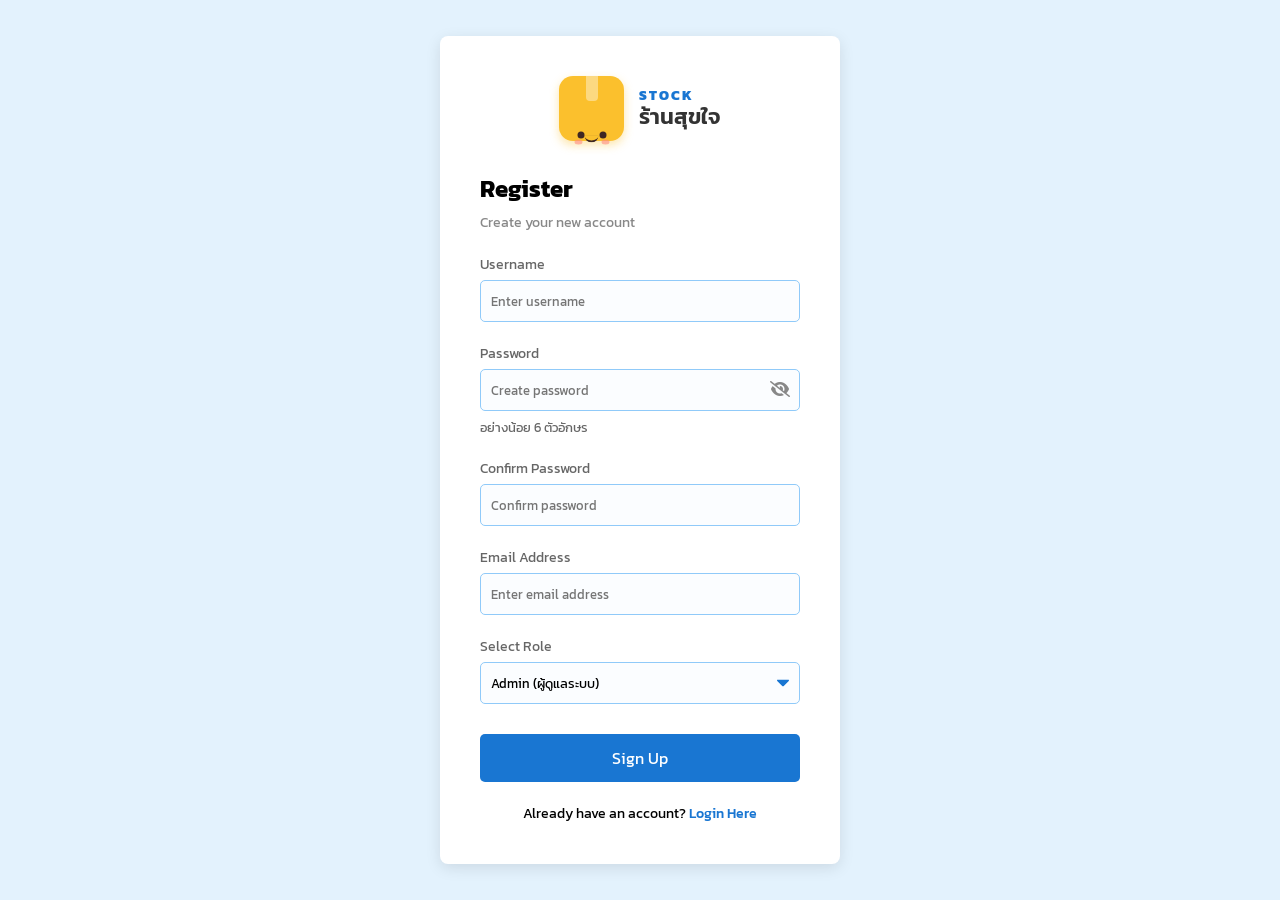
<file: src/main/resources/static/register.html>
<!DOCTYPE html>
<html lang="th">
<head>
    <meta charset="UTF-8">
    <meta name="viewport" content="width=device-width, initial-scale=1.0">
    <title>Register - Stock ร้านสุขใจ</title>
    <link rel="stylesheet" href="style.css">
    <link rel="stylesheet" href="https://cdnjs.cloudflare.com/ajax/libs/font-awesome/6.0.0/css/all.min.css">
</head>
<body>
<div class="auth-container">
    <div class="auth-card">
        <div class="logo-modern-wrapper">
    <div class="sukjai-icon">
        <div class="box-tape"></div>
        <div class="box-face">
            <div class="eye left"></div>
            <div class="eye right"></div>
            <div class="cheeks left"></div>
            <div class="cheeks right"></div>
            <div class="mouth"></div>
        </div>
    </div>
    <div class="logo-text-wrapper">
        <span class="brand-stock">STOCK</span>
        <span class="brand-name">ร้านสุขใจ</span>
    </div>
</div>

        <h2 style="text-align: left; margin-bottom: 5px;">Register</h2>
        <p style="text-align: left; color: #888; margin-bottom: 20px; font-size: 0.9rem;">
            Create your new account
        </p>

        <form id="registerForm">
            <div class="form-group">
                <label>Username</label>
                <input type="text" id="regUsername" class="form-control"
                       placeholder="Enter username" required>
            </div>

            <div class="form-group">
                <label>Password</label>
                <div style="position: relative;">
                    <input type="password" id="regPassword" class="form-control"
                           placeholder="Create password" required>
                    <i class="fas fa-eye-slash" id="toggleRegPassword"
                       style="position: absolute; right: 10px; top: 12px; color: #888; cursor: pointer;"></i>
                </div>
                <small style="display:block; margin-top:6px; color:#666;">
                    อย่างน้อย 6 ตัวอักษร
                </small>
            </div>

            <div class="form-group">
                <label>Confirm Password</label>
                <input type="password" id="regPassword2" class="form-control"
                       placeholder="Confirm password" required>
            </div>

            <div class="form-group">
                <label>Email Address</label>
                <input type="email" id="regEmail" class="form-control"
                       placeholder="Enter email address" required>
            </div>

            <div class="form-group">
                <label>Select Role</label>
                <select id="regRole" class="form-control" required>
                    <option value="ADMIN">Admin (ผู้ดูแลระบบ)</option>
                    <option value="OWNER">Owner (เจ้าของร้าน)</option>
                    <option value="STAFF">Staff (พนักงาน)</option>
                </select>
            </div>

            <button type="submit" class="btn-primary" style="margin-top: 10px;" id="registerBtn">
                Sign Up
            </button>

            <div style="margin-top: 20px; font-size: 0.9rem;">
                Already have an account?
                <a href="login.html"
                   style="color: #1976d2; text-decoration: none; font-weight: 500;">
                    Login Here
                </a>
            </div>
        </form>
    </div>
</div>

<script>
    const registerForm = document.getElementById('registerForm');
    const registerBtn = document.getElementById('registerBtn');

    const toggleRegPassword = document.getElementById('toggleRegPassword');
    const regPassword = document.getElementById('regPassword');

    toggleRegPassword.addEventListener('click', function () {
        const type = regPassword.getAttribute('type') === 'password' ? 'text' : 'password';
        regPassword.setAttribute('type', type);
        this.classList.toggle('fa-eye');
        this.classList.toggle('fa-eye-slash');
    });

    registerForm.addEventListener('submit', async function (e) {
        e.preventDefault();

        const username = document.getElementById('regUsername').value.trim();
        const email = document.getElementById('regEmail').value.trim().toLowerCase();
        const password = document.getElementById('regPassword').value;
        const password2 = document.getElementById('regPassword2').value;
        const role = document.getElementById('regRole').value; // ADMIN / OWNER / STAFF

        if (!username || !email || !password || !password2 || !role) {
            alert("กรุณากรอกข้อมูลให้ครบ");
            return;
        }

        if (password.length < 6) {
            alert("รหัสผ่านต้องมีอย่างน้อย 6 ตัวอักษร");
            return;
        }

        if (password !== password2) {
            alert("รหัสผ่านไม่ตรงกัน");
            return;
        }

        registerBtn.disabled = true;
        registerBtn.textContent = "Signing up...";

        try {
            const res = await fetch("/api/auth/register", {
                method: "POST",
                headers: { "Content-Type": "application/json" },
                body: JSON.stringify({ username, email, password, role })
            });

            const data = await res.json().catch(() => null);

            if (!res.ok || !data?.success) {
                alert(data?.message || "สมัครสมาชิกไม่สำเร็จ");
                return;
            }

            alert("สมัครสมาชิกสำเร็จ กรุณาเข้าสู่ระบบ");
            window.location.href = "login.html";

        } catch (err) {
            console.error(err);
            alert("เชื่อมต่อเซิร์ฟเวอร์ไม่ได้ (ตรวจว่า backend รันอยู่ไหม)");
        } finally {
            registerBtn.disabled = false;
            registerBtn.textContent = "Sign Up";
        }
    });
</script>
</body>
</html>
</file>
<file: src/main/resources/static/style.css>
@import url('https://fonts.googleapis.com/css2?family=Kanit:wght@300;400;500;700&display=swap');

:root {
    --bg-blue: #e3f2fd;
    --primary: #1976d2;
    --text-dark: #333;
    --card-bg: #fff;
    --sidebar-width: 250px;
    --btn-blue: #0288d1;
    --btn-yellow: #fbc02d;
    --btn-red: #d32f2f;
    --status-red: #e57373;
    --status-green: #a5d6a7;
}

* {
    box-sizing: border-box;
    margin: 0;
    padding: 0;
    font-family: 'Kanit', sans-serif;
}

body {
    background-color: var(--bg-blue);
    min-height: 100vh;
    display: flex;
}

/* --- Auth Pages --- */
.auth-container {
    width: 100%;
    height: 100vh;
    display: flex;
    justify-content: center;
    align-items: center;
}

.auth-card {
    background: white;
    padding: 40px;
    border-radius: 8px;
    box-shadow: 0 4px 15px rgba(0,0,0,0.1);
    width: 400px;
    text-align: center;
}

.logo-section img {
    height: 60px;
    margin-bottom: 20px;
}

.logo-text {
    font-size: 1.2rem;
    font-weight: bold;
    margin-left: 10px;
    vertical-align: middle;
}

.form-group {
    margin-bottom: 20px;
    text-align: left;
}

.form-group label {
    display: block;
    margin-bottom: 5px;
    font-size: 0.9rem;
    color: #666;
}

.form-control {
    width: 100%;
    padding: 10px;
    border: 1px solid #90caf9;
    background-color: #fbfdff;
    border-radius: 5px;
    outline: none;
    transition: all 0.3s;
}

.form-control:focus {
    border-color: #1976d2;
    background-color: #fff;
    box-shadow: 0 0 5px rgba(25, 118, 210, 0.3);
}

/* เพิ่ม CSS ตกแต่ง Dropdown เลือก Role ให้มีลูกศรสวยๆ */
select.form-control {
    appearance: none;
    -webkit-appearance: none;
    -moz-appearance: none;
    background-image: url("data:image/svg+xml;charset=US-ASCII,%3Csvg%20xmlns%3D%22http%3A%2F%2Fwww.w3.org%2F2000%2Fsvg%22%20width%3D%22292.4%22%20height%3D%22292.4%22%3E%3Cpath%20fill%3D%22%231976d2%22%20d%3D%22M287%2069.4a17.6%2017.6%200%200%200-13-5.4H18.4c-5%200-9.3%201.8-12.9%205.4A17.6%2017.6%200%200%200%200%2082.2c0%205%201.8%209.3%205.4%2012.9l128%20127.9c3.6%203.6%207.8%205.4%2012.8%205.4s9.2-1.8%2012.8-5.4L287%2095c3.5-3.5%205.4-7.8%205.4-12.8%200-5-1.9-9.2-5.5-12.8z%22%2F%3E%3C%2Fsvg%3E");
    background-repeat: no-repeat;
    background-position: right 10px center;
    background-size: 12px;
    padding-right: 30px;
}

/* --- ส่วน OTP ที่เพิ่มเข้ามา --- */
.otp-container {
    display: flex;
    justify-content: center;
    gap: 15px;
    margin: 25px 0;
}

.otp-input {
    width: 50px;
    height: 50px;
    text-align: center;
    font-size: 1.5rem;
    font-weight: bold;
    border: 1px solid #90caf9;
    border-radius: 8px;
    background-color: #fbfdff;
    outline: none;
    transition: all 0.3s;
}

.otp-input:focus {
    border-color: var(--primary);
    background-color: #fff;
    box-shadow: 0 0 5px rgba(25, 118, 210, 0.3);
    transform: translateY(-3px);
}

/* -------------------------- */

.fa-eye, .fa-eye-slash {
    cursor: pointer;
    transition: color 0.2s;
}
.fa-eye:hover, .fa-eye-slash:hover {
    color: var(--primary) !important;
}

.btn-primary {
    width: 100%;
    padding: 12px;
    background-color: var(--primary);
    color: white;
    border: none;
    border-radius: 5px;
    cursor: pointer;
    font-size: 1rem;
    transition: background-color 0.2s;
}

.btn-primary:hover {
    background-color: #1565c0;
}

.auth-options {
    display: flex;
    justify-content: space-between;
    font-size: 0.85rem;
    margin-bottom: 20px;
}

/* --- Dashboard Layout --- */
.dashboard-wrapper {
    display: flex;
    width: 100%;
}

.sidebar {
    width: var(--sidebar-width);
    background-color: #cfe8fc;
    padding: 20px;
    height: 100vh;
    position: fixed;
}

.sidebar-menu {
    margin-top: 40px;
    list-style: none;
}

.sidebar-menu li {
    margin-bottom: 20px;
}

.sidebar-menu a {
    text-decoration: none;
    color: #555;
    font-size: 1.1rem;
    display: flex;
    align-items: center;
    gap: 10px;
    padding: 10px;
    border-radius: 8px;
}

.sidebar-menu a.active, .sidebar-menu a:hover {
    background-color: rgba(255,255,255,0.5);
    color: var(--text-dark);
    font-weight: 500;
}

.main-content {
    margin-left: var(--sidebar-width);
    flex: 1;
    padding: 40px;
    background-color: white;
    min-height: 100vh;
    position: relative;
}

h1.page-title {
    text-align: center;
    margin-bottom: 40px;
    font-size: 1.8rem;
}

.back-btn {
    position: absolute;
    bottom: 40px;
    left: 40px;
    font-size: 2rem;
    color: black;
    text-decoration: none;
    border: 2px solid black;
    border-radius: 50%;
    width: 50px;
    height: 50px;
    display: flex;
    justify-content: center;
    align-items: center;
}
.next-btn {
    position: absolute;
    bottom: 40px;
    right: 40px;
    font-size: 2rem;
    color: black;
    text-decoration: none;
    border: 2px solid black;
    border-radius: 50%;
    width: 50px;
    height: 50px;
    display: flex;
    justify-content: center;
    align-items: center;
}

/* --- Grid Layout --- */
.grid-container {
    display: grid;
    grid-template-columns: repeat(3, 250px);
    gap: 30px;
    justify-content: center;
    padding-bottom: 40px;
}

.card-item {
    border: 1px solid #eee;
    border-radius: 10px;
    padding: 15px;
    text-align: center;
    box-shadow: 0 2px 5px rgba(0,0,0,0.05);
    background: white;
    cursor: pointer;
    transition: transform 0.2s;
}
.card-item:hover {
    transform: translateY(-5px);
}

.card-item img {
    width: 100%;
    height: 200px;
    object-fit: cover;
    border-radius: 5px;
    margin-bottom: 10px;
}

/* Product List specific */
.header-actions {
    display: flex;
    justify-content: space-between;
    align-items: center;
    margin-bottom: 30px;
}
.search-box {
    display: flex;
    gap: 10px;
}

/* --- ส่วนที่มีการแก้ไข --- */
.action-buttons {
    display: flex;
    justify-content: center; /* เปลี่ยนเป็น center ให้ปุ่มอยู่ตรงกลาง */
    gap: 10px;               /* เพิ่มระยะห่างระหว่างปุ่ม */
    margin-top: 10px;
}

.btn-sm {
    padding: 5px 10px;
    border: none;
    border-radius: 4px;
    color: white;
    font-size: 0.8rem;
    cursor: pointer;
    text-decoration: none;
}
/* -------------------- */

.btn-blue { background: var(--btn-blue); }
.btn-yellow { background: var(--btn-yellow); }
.btn-red { background: var(--btn-red); }

/* Product Detail */
.detail-layout {
    display: flex;
    gap: 40px;
    justify-content: center;
}
.product-image-lg {
    width: 300px;
    padding: 20px;
    border: 1px solid #eee;
    border-radius: 10px;
}
.product-image-lg img {
    width: 100%;
}
.status-box {
    width: 150px;
    border: 1px solid #333;
    text-align: center;
}
.status-header {
    background: #fff9c4;
    padding: 10px;
    border-bottom: 1px solid #333;
    font-weight: bold;
}
.status-body {
    height: 150px;
    display: flex;
    align-items: center;
    justify-content: center;
    color: white;
    font-weight: bold;
}
.status-red { background-color: var(--status-red); }
.status-green { background-color: var(--status-green); }

.detail-form {
    max-width: 600px;
    margin: 30px auto;
    border: 1px solid #333;
    padding: 20px;
}
.detail-row {
    display: flex;
    margin-bottom: 15px;
    align-items: center;
}
.detail-row label {
    width: 150px;
    font-weight: bold;
}
.detail-row input {
    flex: 1;
    padding: 8px;
    border: 1px solid #ccc;
    border-radius: 5px;
}

/* Report Chart */
.chart-container {
    height: 300px;
    display: flex;
    align-items: flex-end;
    justify-content: space-around;
    padding: 20px;
    border-bottom: 1px solid #eee;
    margin-bottom: 20px;
}
.bar {
    background-color: #7986cb;
    width: 60px;
    text-align: center;
    color: #333;
    position: relative;
}
.bar span {
    position: absolute;
    bottom: -25px;
    width: 100%;
    font-size: 0.8rem;
}
/* --- ส่วนที่เพิ่มใหม่สำหรับปุ่ม Add และ Modal --- */

/* Wrapper สำหรับจัดตำแหน่งหัวข้อและปุ่ม */
.page-header-wrapper {
    position: relative;
    margin-bottom: 40px;
    height: 50px; /* จองพื้นที่ความสูงให้พอดีกับปุ่มและหัวข้อ */
}

/* ปรับ h1 เดิมให้อยู่ตรงกลางเหมือนเดิม แต่ลบ margin-bottom ออกเพราะ Wrapper คุมแล้ว */
.page-header-wrapper .page-title {
    margin-bottom: 0;
    line-height: 50px; /* จัดกึ่งกลางแนวตั้ง */
}

/* ปุ่มเพิ่มสินค้า มุมขวาบน */
.btn-add-category {
    position: absolute;
    right: 0;
    top: 0;
    background-color: var(--btn-yellow); /* ใช้สีเหลืองตาม Theme */
    color: #333;
    border: none;
    padding: 10px 20px;
    border-radius: 25px; /* ปุ่มมน */
    font-size: 1rem;
    font-weight: bold;
    cursor: pointer;
    box-shadow: 0 2px 5px rgba(0,0,0,0.1);
    transition: transform 0.2s, box-shadow 0.2s;
    display: flex;
    align-items: center;
    gap: 8px;
}

.btn-add-category:hover {
    transform: translateY(-2px);
    box-shadow: 0 4px 8px rgba(0,0,0,0.15);
    background-color: #fdd835;
}

/* --- Modal Styles (หน้าต่างเด้ง) --- */
.modal {
    display: none; /* ซ่อนไว้ก่อน */
    position: fixed;
    z-index: 1000;
    left: 0;
    top: 0;
    width: 100%;
    height: 100%;
    overflow: auto;
    background-color: rgba(0,0,0,0.5); /* พื้นหลังสีดำจางๆ */
    backdrop-filter: blur(4px); /* เบลอฉากหลังเล็กน้อย */
}

.modal-content {
    background-color: #fff;
    margin: 10% auto; /* จัดกึ่งกลางแนวตั้ง */
    padding: 30px;
    border: 1px solid #888;
    width: 100%;
    max-width: 500px; /* ความกว้างสูงสุด */
    border-radius: 10px;
    box-shadow: 0 5px 15px rgba(0,0,0,0.2);
    position: relative;
    animation: slideDown 0.3s ease-out;
}

@keyframes slideDown {
    from { transform: translateY(-50px); opacity: 0; }
    to { transform: translateY(0); opacity: 1; }
}

.close-modal {
    color: #aaa;
    float: right;
    font-size: 28px;
    font-weight: bold;
    cursor: pointer;
    position: absolute;
    right: 20px;
    top: 15px;
}

.close-modal:hover,
.close-modal:focus {
    color: #000;
    text-decoration: none;
    cursor: pointer;
}

.modal h2 {
    text-align: center;
    margin-bottom: 25px;
    color: var(--primary);
}

.modal-form .form-group {
    margin-bottom: 20px;
}

/* ตกแต่ง Input file */
.file-upload-wrapper {
    position: relative;
    height: 50px;
    border: 2px dashed #90caf9;
    border-radius: 5px;
    display: flex;
    justify-content: center;
    align-items: center;
    background-color: #fbfdff;
    cursor: pointer;
    transition: all 0.3s;
}
.file-upload-wrapper:hover {
    background-color: #e3f2fd;
    border-color: var(--primary);
}
.file-upload-wrapper input[type="file"] {
    position: absolute;
    width: 100%;
    height: 100%;
    opacity: 0;
    cursor: pointer;
}
.file-upload-label {
    color: var(--primary);
    pointer-events: none; /* ให้คลิกทะลุไปโดน input */
}
.success-icon-wrapper {
    margin-bottom: 25px;
}

.success-icon {
    font-size: 5rem;
    color: #4caf50; /* สีเขียว */
    animation: popIn 0.5s cubic-bezier(0.175, 0.885, 0.32, 1.275);
}

@keyframes popIn {
    0% { transform: scale(0); opacity: 0; }
    80% { transform: scale(1.2); }
    100% { transform: scale(1); opacity: 1; }
}
/* ===== Pagination (Standard Dashboard) ===== */
.pagination {
    display: flex;
    justify-content: center;
    align-items: center;
    gap: 8px;
    margin-top: 25px;
    padding-bottom: 10px;
}

.pagination .page-btn {
    min-width: 38px;
    height: 38px;
    padding: 0 12px;
    border-radius: 10px;
    border: 1px solid #90caf9;
    background: #fff;
    color: var(--primary);
    font-weight: 600;
    cursor: pointer;
    transition: all 0.2s ease;
    box-shadow: 0 2px 5px rgba(0,0,0,0.05);
}

.pagination .page-btn:hover {
    background: #e3f2fd;
    transform: translateY(-1px);
}

.pagination .page-btn.active {
    background: var(--primary);
    color: #fff;
    border-color: var(--primary);
}

.pagination .page-btn.disabled {
    opacity: 0.45;
    cursor: not-allowed;
    box-shadow: none;
    transform: none;
}

.pagination .page-btn.nav {
    min-width: 90px;
    justify-content: center;
    display: inline-flex;
    gap: 8px;
    align-items: center;
}
.hidden-by-role {
    display: none !important;
}
/* --- New Logo Styles --- */
.logo-modern-wrapper {
    display: flex;
    align-items: center;
    justify-content: center;
    gap: 15px;
    margin-bottom: 30px;
}

/* ตัวกล่องน้องสุขใจ */
.sukjai-icon {
    width: 65px;
    height: 65px;
    background-color: var(--btn-yellow); /* สีเหลืองธีมเดิม */
    border-radius: 14px;
    position: relative;
    box-shadow: 0 4px 10px rgba(251, 192, 45, 0.4);
    transition: transform 0.3s cubic-bezier(0.175, 0.885, 0.32, 1.275);
    cursor: pointer;
}

/* เอฟเฟกต์ตอนเอาเมาส์ชี้ น้องจะเด้งดึ๋ง */
.sukjai-icon:hover {
    transform: scale(1.1) rotate(-5deg);
}

/* เทปปิดกล่อง (สีฟ้าธีม) */
.box-tape {
    position: absolute;
    top: 0;
    left: 50%;
    transform: translateX(-50%);
    width: 12px;
    height: 25px;
    background-color: rgba(255, 255, 255, 0.4);
    border-bottom-left-radius: 4px;
    border-bottom-right-radius: 4px;
}

/* จัดตำแหน่งหน้าตา */
.box-face {
    position: absolute;
    top: 50%;
    left: 50%;
    transform: translate(-50%, -10%);
    width: 100%;
    height: 100%;
}

/* ดวงตา */
.eye {
    width: 7px;
    height: 7px;
    background-color: #3e2723; /* สีน้ำตาลเข้ม */
    border-radius: 50%;
    position: absolute;
    top: 45%;
    animation: blink 4s infinite; /* เพิ่มอนิเมชันกระพริบตา */
}
.eye.left { left: 18px; }
.eye.right { right: 18px; }

/* แก้มแดง (เพิ่มความน่ารัก) */
.cheeks {
    width: 8px;
    height: 5px;
    background-color: #ff8a80;
    border-radius: 50%;
    position: absolute;
    top: 58%;
    opacity: 0.6;
}
.cheeks.left { left: 15px; }
.cheeks.right { right: 15px; }

/* ปากยิ้ม */
.mouth {
    width: 14px;
    height: 7px;
    border-bottom: 2.5px solid #3e2723;
    border-radius: 0 0 10px 10px;
    position: absolute;
    top: 52%;
    left: 50%;
    transform: translateX(-50%);
}

/* ส่วนข้อความ */
.logo-text-wrapper {
    display: flex;
    flex-direction: column;
    align-items: flex-start;
    line-height: 1.1;
}

.brand-stock {
    font-size: 0.9rem;
    font-weight: 800;
    color: var(--primary); /* สีฟ้า */
    letter-spacing: 2px;
    text-transform: uppercase;
}

.brand-name {
    font-size: 1.4rem;
    font-weight: 600;
    color: #333;
}

/* อนิเมชันกระพริบตา */
@keyframes blink {
    0%, 96%, 100% { transform: scaleY(1); }
    98% { transform: scaleY(0.1); }
}
/* ย่อโลโก้เฉพาะใน Sidebar เพื่อความสวยงาม */
.sidebar .sukjai-icon {
    width: 50px;
    height: 50px;
}
.sidebar .logo-text-wrapper .brand-name {
    font-size: 1.2rem;
}
.sidebar .logo-modern-wrapper {
    gap: 10px;
    margin-bottom: 20px;
}

/* ปรับตำแหน่งเทปและหน้าตาให้สมส่วนเมื่อย่อลง */
.sidebar .box-tape { width: 10px; height: 20px; }
.sidebar .eye { width: 5px; height: 5px; top: 48%; }
.sidebar .eye.left { left: 14px; }
.sidebar .eye.right { right: 14px; }
.sidebar .cheeks { width: 6px; height: 4px; top: 60%; }
.sidebar .cheeks.left { left: 12px; }
.sidebar .cheeks.right { right: 12px; }
.sidebar .mouth { width: 10px; height: 5px; top: 54%; }
</file>
